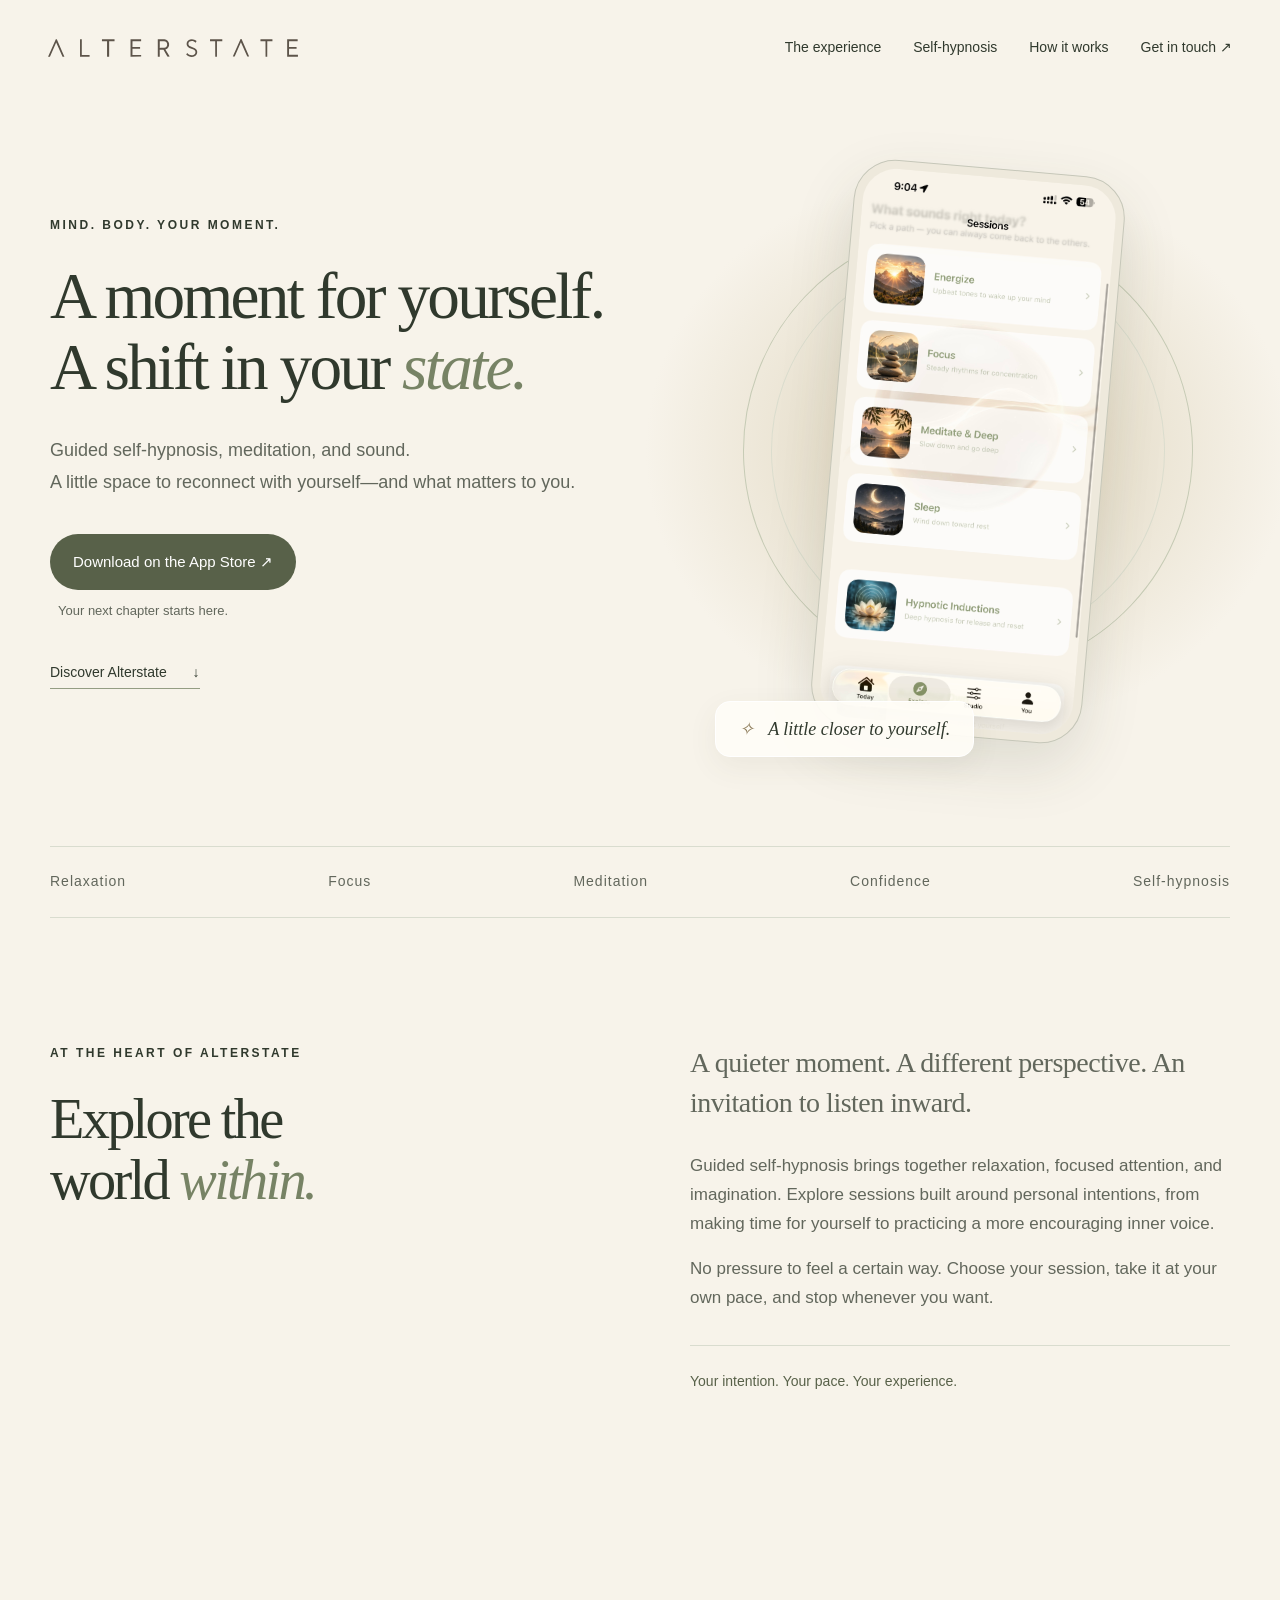
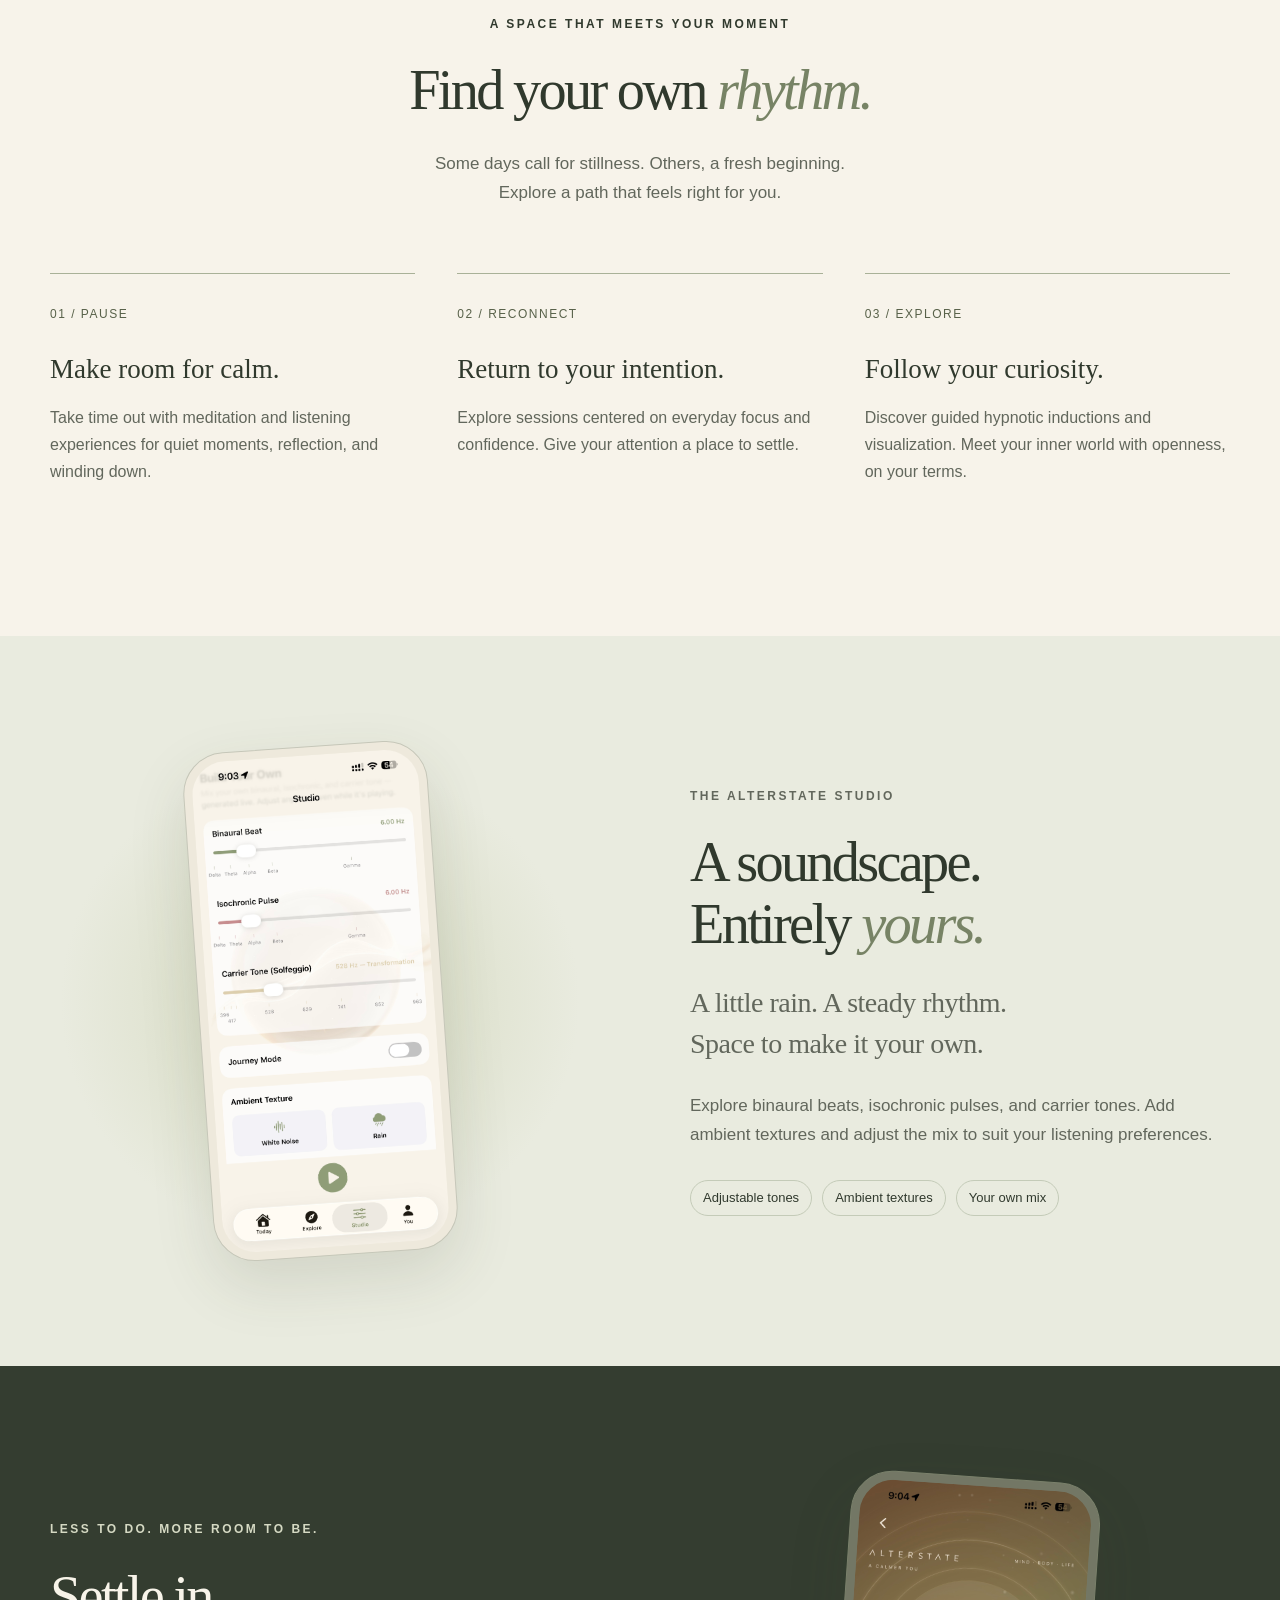
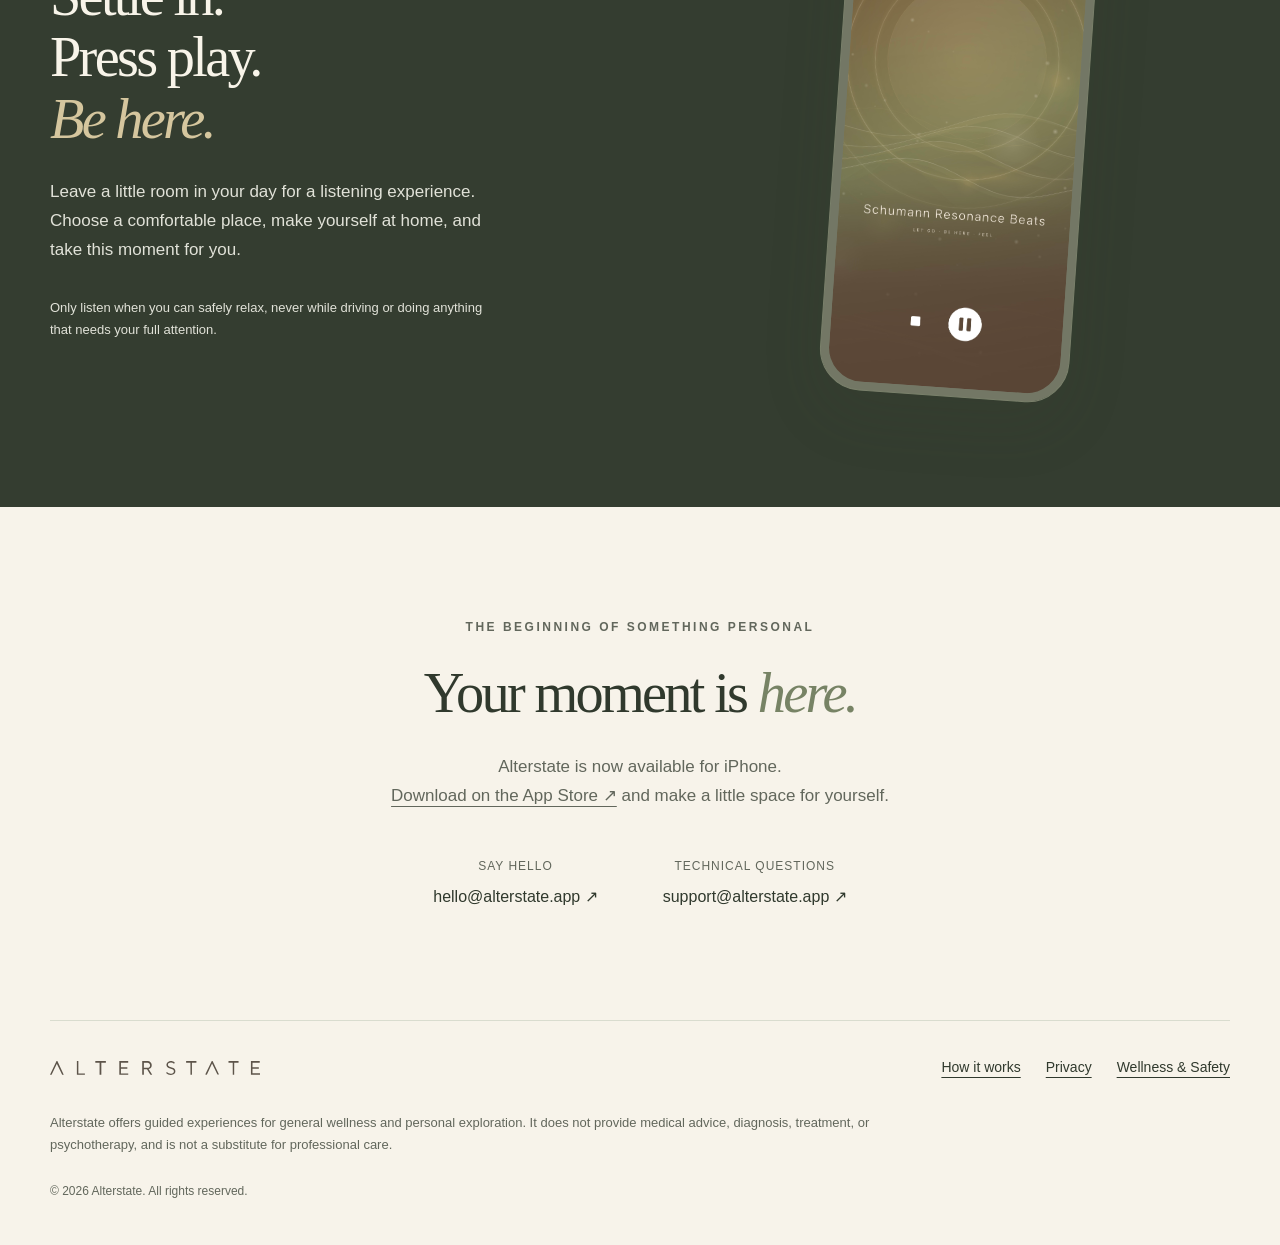
<file: index.html>
<!doctype html>
<html lang="en">
<head>
<meta charset="utf-8"><meta name="viewport" content="width=device-width,initial-scale=1">
<title>Alterstate — Guided Self-Hypnosis, Meditation & Focus</title>
<meta name="description" content="Make space for yourself with Alterstate. Explore guided self-hypnosis, meditation, and personal sound experiences for everyday relaxation, focus, and confidence. Now available for iPhone.">
<link rel="canonical" href="https://alterstate.app/">
<meta property="og:title" content="Alterstate — A moment for yourself"><meta property="og:description" content="Guided self-hypnosis, meditation, and sound. Explore your inner world, on your terms. Now available for iPhone."><meta property="og:type" content="website"><meta property="og:url" content="https://alterstate.app/">
<meta name="theme-color" content="#f7f3ea"><link rel="icon" href="assets/favicon.svg" type="image/svg+xml"><link rel="stylesheet" href="style.css"><link rel="stylesheet" href="how-it-works.css">
</head>
<body>
<a class="skip" href="#main">Skip to content</a>
<header class="header"><a class="brand" href="./" aria-label="Alterstate home"><img src="assets/wordmark.svg" alt="Alterstate" width="250" height="18"></a><nav aria-label="Main navigation"><a href="#experience">The experience</a><a href="#hypnosis">Self-hypnosis</a><a href="how-it-works.html">How it works</a><a href="#contact">Get in touch <span aria-hidden="true">↗</span></a></nav></header>
<main id="main">
<section class="hero wrap"><div class="hero-copy"><p class="eyebrow">MIND. BODY. YOUR MOMENT.</p><h1>A moment for yourself.<br>A shift in your <em>state.</em></h1><p class="lead">Guided self-hypnosis, meditation, and sound.<br>A little space to reconnect with yourself—and what matters to you.</p><div class="launch"><a class="coming" href="https://apps.apple.com/ae/app/alterstate/id6815641544" style="text-decoration:none" aria-label="Download Alterstate on the App Store">Download on the App Store <span aria-hidden="true">↗</span></a><span class="launch-note">Your next chapter starts here.</span></div><a class="text-link" href="#experience">Discover Alterstate <span aria-hidden="true">↓</span></a></div><div class="hero-art"><div class="orbit" aria-hidden="true"></div><div class="phone"><img src="assets/sessions.jpg" alt="Alterstate sessions: Energize, Focus, Meditate & Deep, Sleep, and Hypnotic Inductions" width="1290" height="2796" fetchpriority="high"></div><div class="art-note"><span class="small-star" aria-hidden="true">✧</span> A little closer to yourself.</div></div></section>
<div class="paths wrap" aria-label="Session themes"><span>Relaxation</span><span>Focus</span><span>Meditation</span><span>Confidence</span><span>Self-hypnosis</span></div>
<section id="hypnosis" class="hypnosis section"><div class="wrap split"><div><p class="eyebrow">AT THE HEART OF ALTERSTATE</p><h2>Explore the<br>world <em>within.</em></h2></div><div class="editorial"><p class="large-copy">A quieter moment. A different perspective. An invitation to listen inward.</p><p>Guided self-hypnosis brings together relaxation, focused attention, and imagination. Explore sessions built around personal intentions, from making time for yourself to practicing a more encouraging inner voice.</p><p>No pressure to feel a certain way. Choose your session, take it at your own pace, and stop whenever you want.</p><div class="signature">Your intention. Your pace. Your experience.</div></div></div></section>
<section id="experience" class="section wrap"><div class="section-intro"><p class="eyebrow">A SPACE THAT MEETS YOUR MOMENT</p><h2>Find your own <em>rhythm.</em></h2><p>Some days call for stillness. Others, a fresh beginning.<br>Explore a path that feels right for you.</p></div><div class="feature-grid"><article><span class="feature-number">01 / PAUSE</span><h3>Make room for calm.</h3><p>Take time out with meditation and listening experiences for quiet moments, reflection, and winding down.</p></article><article><span class="feature-number">02 / RECONNECT</span><h3>Return to your intention.</h3><p>Explore sessions centered on everyday focus and confidence. Give your attention a place to settle.</p></article><article><span class="feature-number">03 / EXPLORE</span><h3>Follow your curiosity.</h3><p>Discover guided hypnotic inductions and visualization. Meet your inner world with openness, on your terms.</p></article></div></section>
<section class="studio-section section"><div class="wrap split studio-layout"><div class="studio-visual"><div class="phone"><img src="assets/studio.jpg" alt="The Alterstate Studio with adjustable binaural beats, isochronic pulses, carrier tones, and ambient sounds" width="1290" height="2796" loading="lazy"></div></div><div class="studio-copy"><p class="eyebrow">THE ALTERSTATE STUDIO</p><h2>A soundscape.<br>Entirely <em>yours.</em></h2><p class="large-copy">A little rain. A steady rhythm.<br>Space to make it your own.</p><p>Explore binaural beats, isochronic pulses, and carrier tones. Add ambient textures and adjust the mix to suit your listening preferences.</p><div class="detail-row"><span>Adjustable tones</span><span>Ambient textures</span><span>Your own mix</span></div></div></div></section>
<section class="listen section"><div class="wrap split"><div class="listen-copy"><p class="eyebrow">LESS TO DO. MORE ROOM TO BE.</p><h2>Settle in.<br>Press play.<br><em>Be here.</em></h2><p>Leave a little room in your day for a listening experience. Choose a comfortable place, make yourself at home, and take this moment for you.</p><p class="listen-note">Only listen when you can safely relax, never while driving or doing anything that needs your full attention.</p></div><div class="player-visual"><div class="phone"><img src="assets/player.jpg" alt="Alterstate’s immersive audio player with pause and stop controls" width="1290" height="2796" loading="lazy"></div></div></div></section>
<section id="contact" class="contact section wrap"><p class="eyebrow">THE BEGINNING OF SOMETHING PERSONAL</p><h2>Your moment is <em>here.</em></h2><p>Alterstate is now available for iPhone.<br><a href="https://apps.apple.com/ae/app/alterstate/id6815641544">Download on the App Store ↗</a> and make a little space for yourself.</p><div class="contact-links"><a href="mailto:hello@alterstate.app"><span>Say hello</span>hello@alterstate.app ↗</a><a href="mailto:support@alterstate.app"><span>Technical questions</span>support@alterstate.app ↗</a></div></section>
</main>
<footer class="wrap footer"><div class="footer-top"><a class="brand" href="./" aria-label="Alterstate home"><img src="assets/wordmark.svg" width="210" height="15" alt="Alterstate"></a><div><a href="how-it-works.html">How it works</a><a href="privacy.html">Privacy</a><a href="wellness.html">Wellness & Safety</a></div></div><p class="disclaimer">Alterstate offers guided experiences for general wellness and personal exploration. It does not provide medical advice, diagnosis, treatment, or psychotherapy, and is not a substitute for professional care.</p><p class="copyright">© 2026 Alterstate. All rights reserved.</p></footer>
</body></html>
</file>
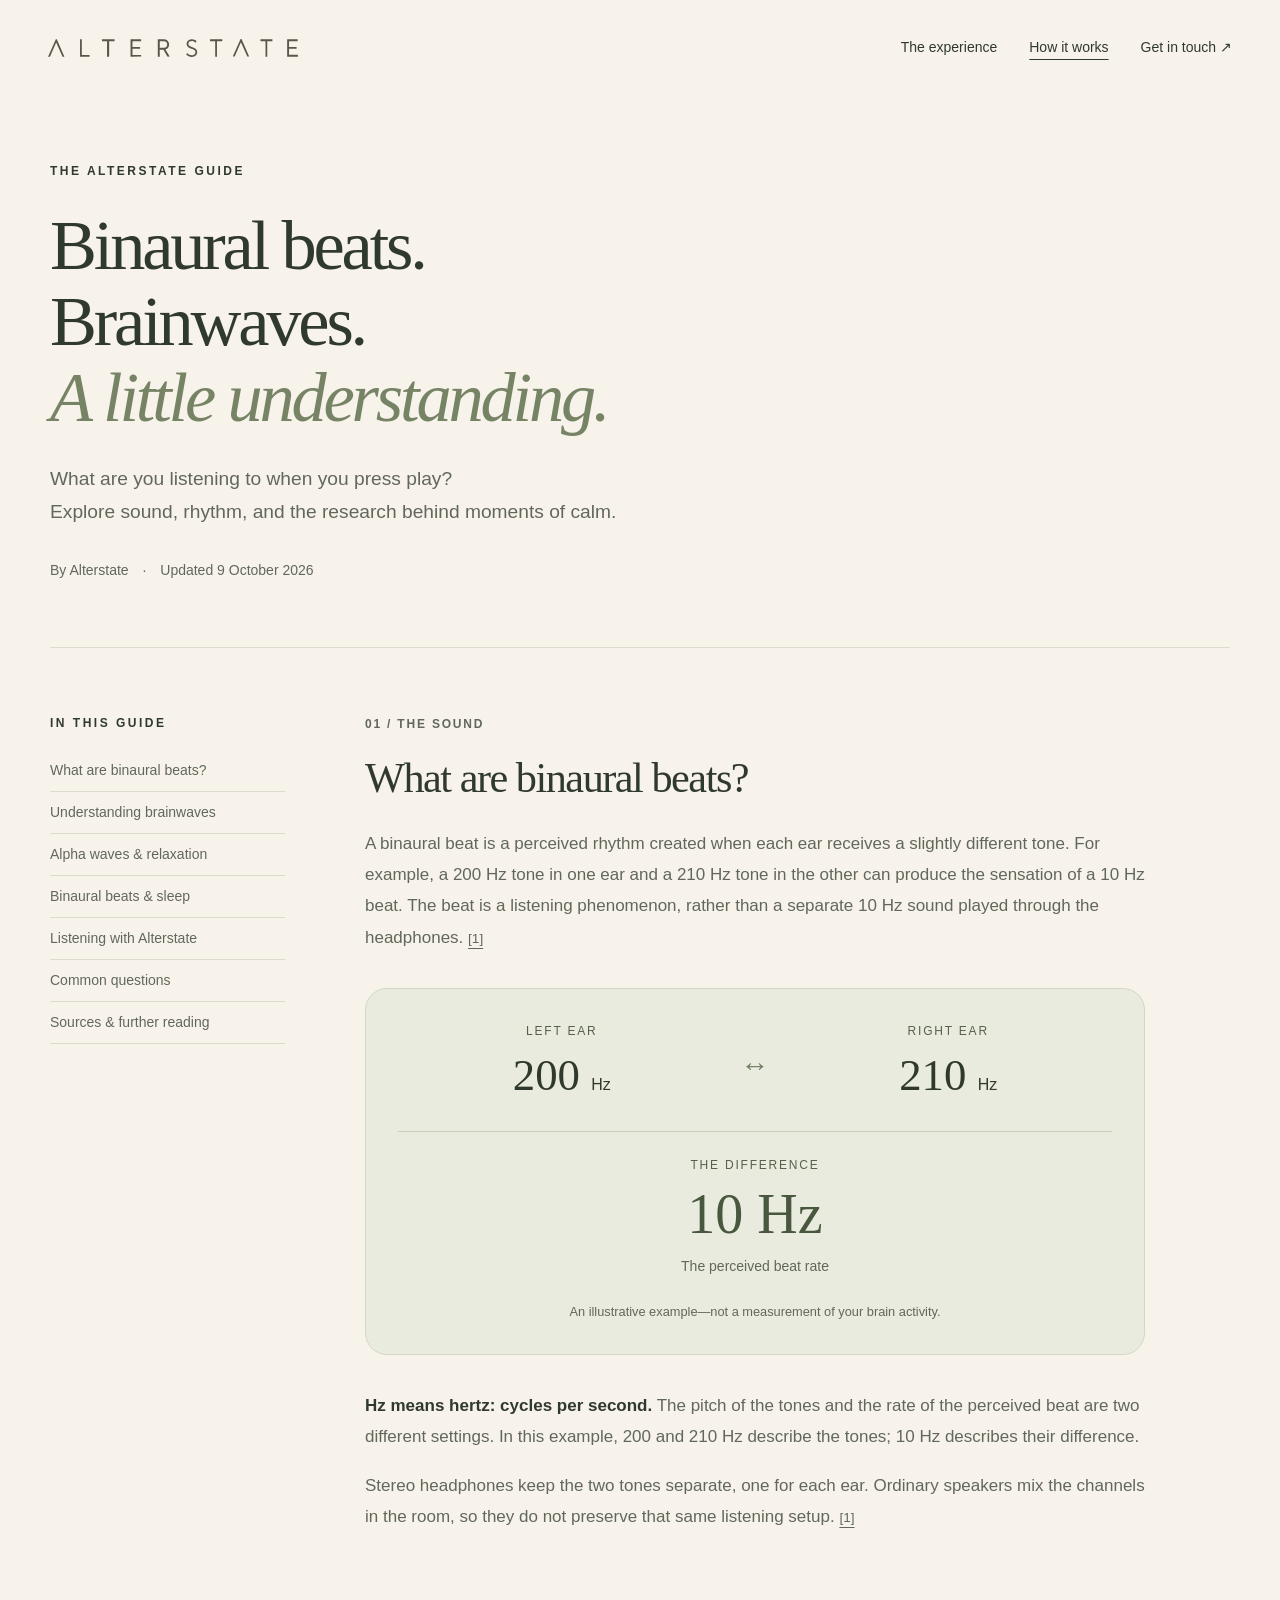
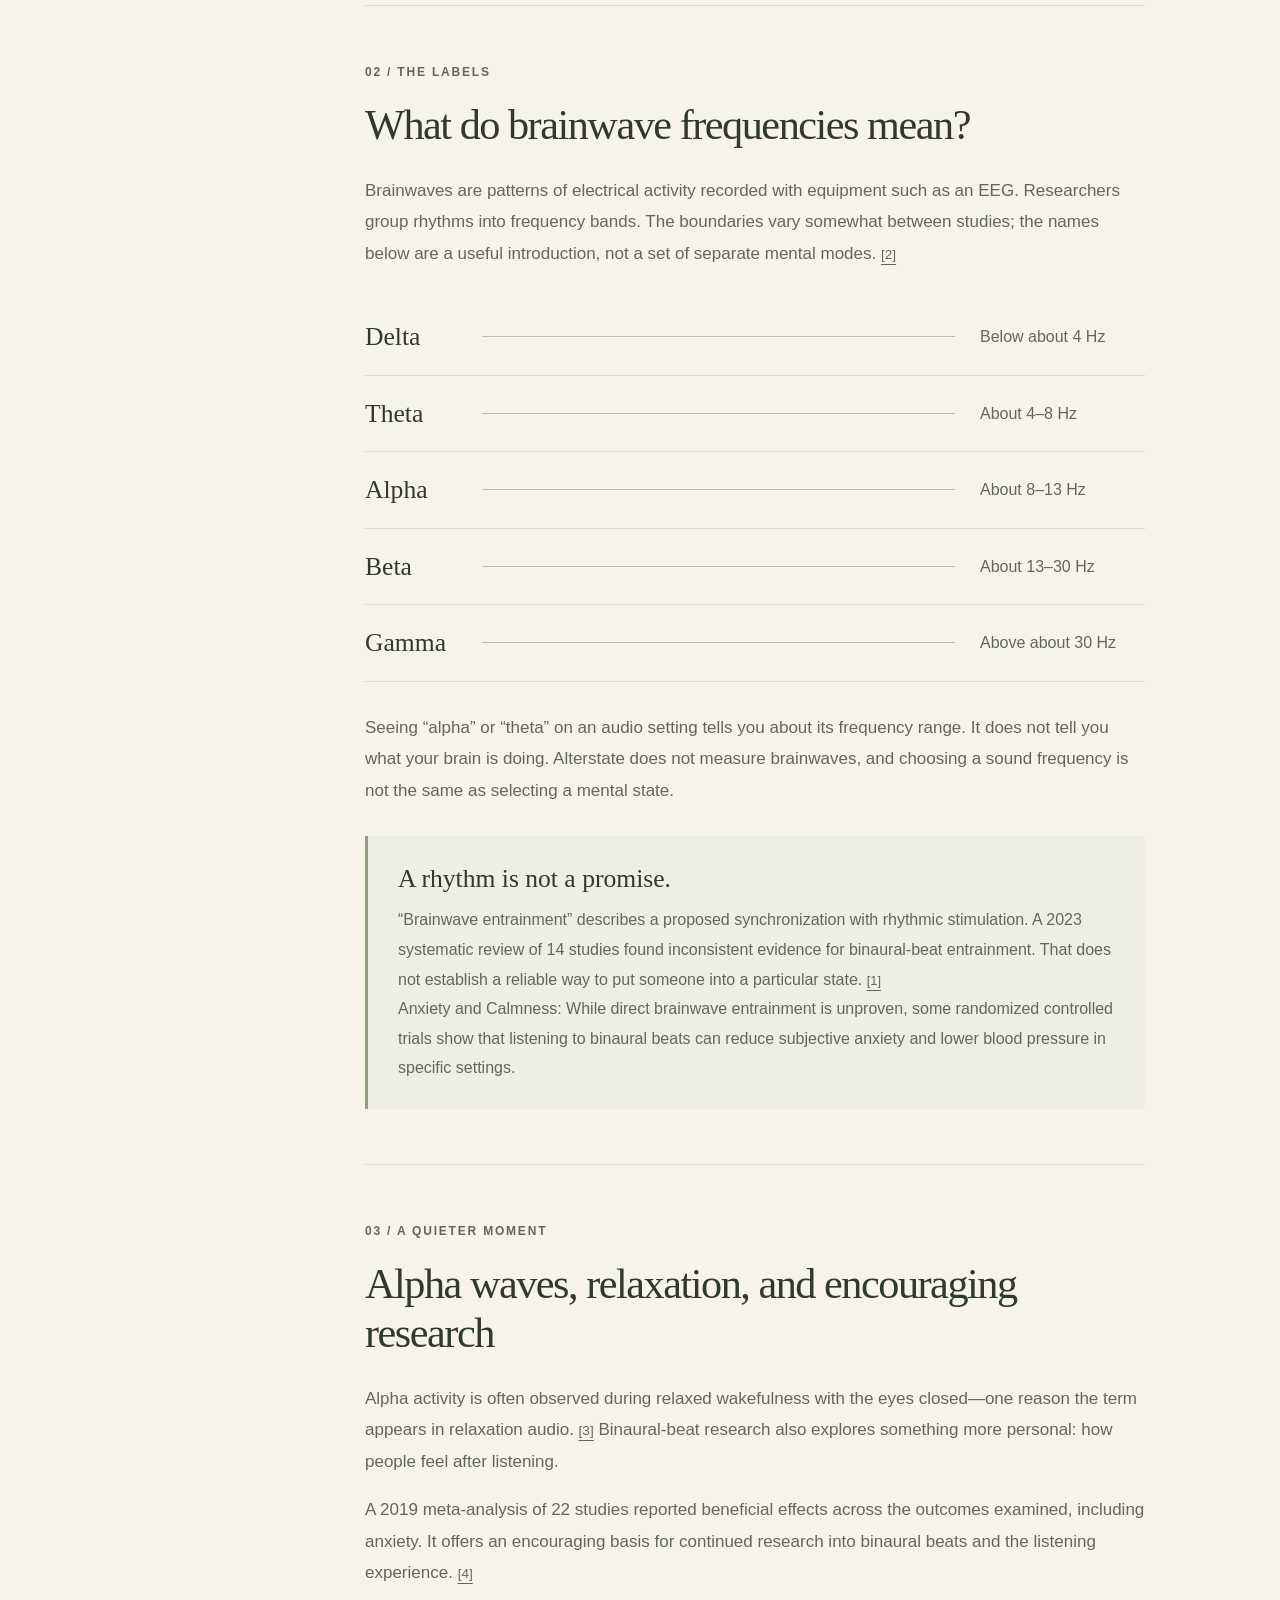
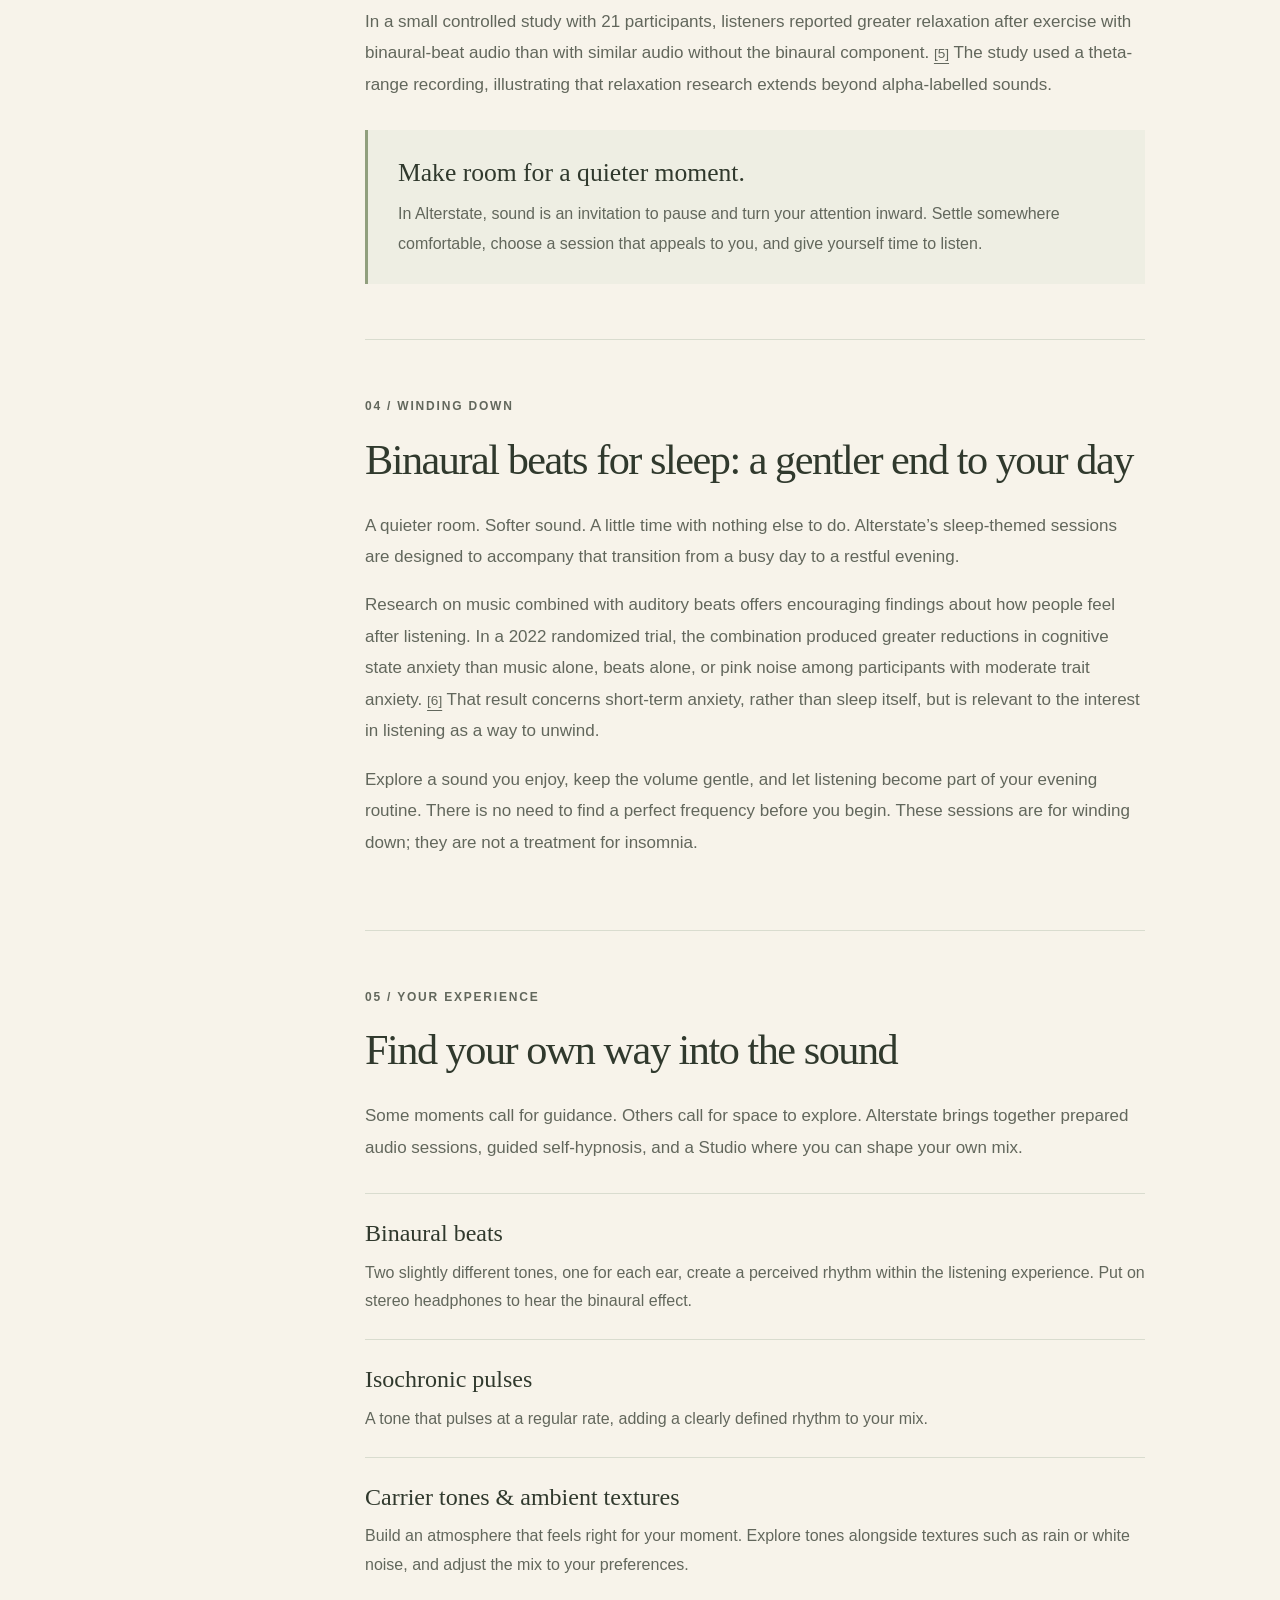
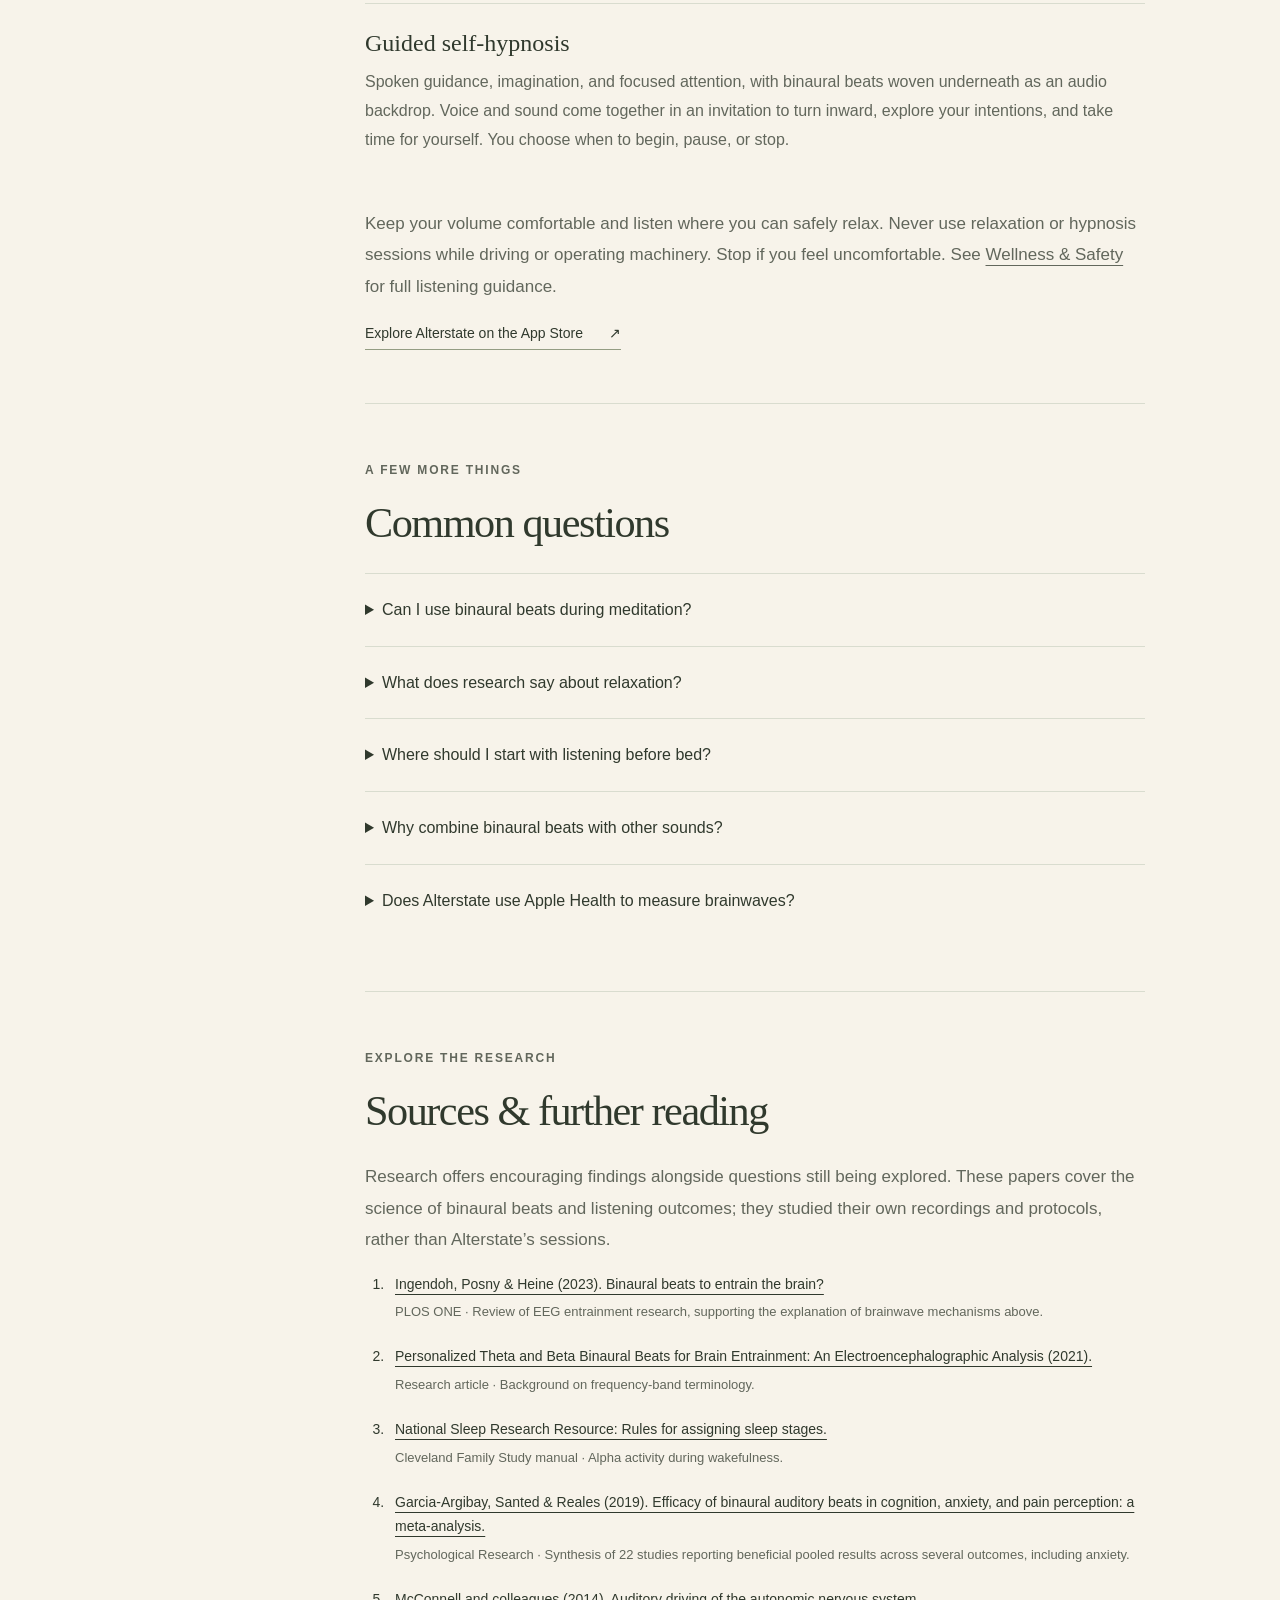
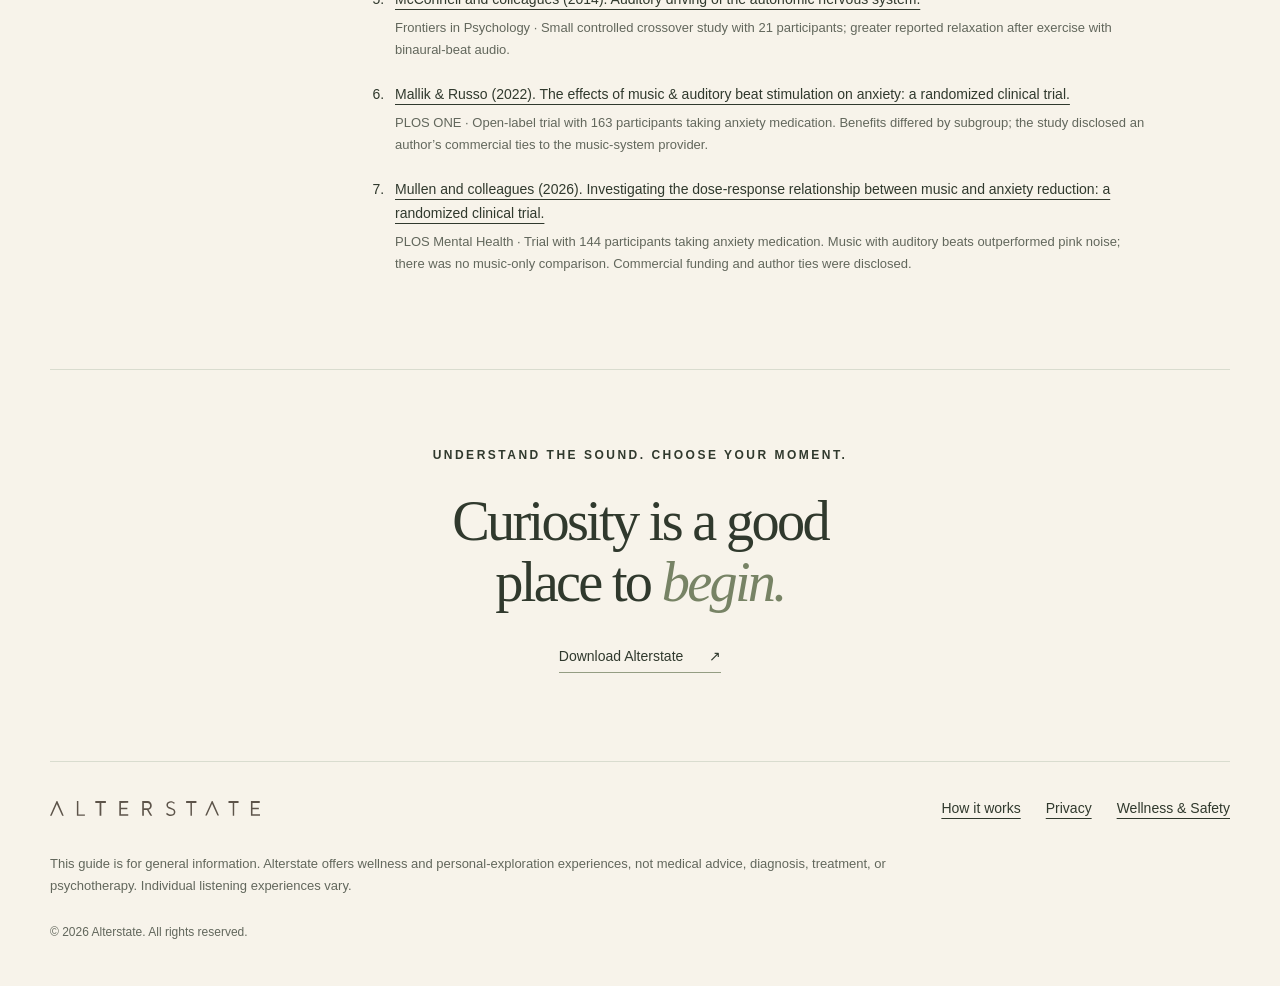
<file: how-it-works.html>
<!doctype html>
<html lang="en">
<head>
<meta charset="utf-8"><meta name="viewport" content="width=device-width,initial-scale=1">
<title>Binaural Beats & Brainwaves: How It Works | Alterstate</title>
<meta name="description" content="What are binaural beats? Explore brainwave frequencies, alpha waves for relaxation, and binaural beats for sleep—with a clear guide to listening and the evidence.">
<link rel="canonical" href="https://alterstate.app/how-it-works.html">
<meta property="og:title" content="Binaural Beats & Brainwaves: How It Works | Alterstate"><meta property="og:description" content="A clear guide to binaural beats, brainwave labels, and finding your own listening experience."><meta property="og:type" content="article"><meta property="og:url" content="https://alterstate.app/how-it-works.html"><meta name="theme-color" content="#f7f3ea">
<link rel="icon" href="assets/favicon.svg" type="image/svg+xml"><link rel="stylesheet" href="style.css"><link rel="stylesheet" href="how-it-works.css">
<script type="application/ld+json">{"@context":"https://schema.org","@type":"Article","headline":"Binaural beats and brainwaves: how it works","description":"An educational guide to binaural beats, brainwave frequencies, relaxation, and listening before sleep.","author":{"@type":"Organization","name":"Alterstate","url":"https://alterstate.app/"},"publisher":{"@type":"Organization","name":"Alterstate","url":"https://alterstate.app/"},"datePublished":"2026-09-25","dateModified":"2026-10-09","mainEntityOfPage":"https://alterstate.app/how-it-works.html","inLanguage":"en"}</script>
</head>
<body class="guide-page">
<a class="skip" href="#main">Skip to content</a>
<header class="header"><a class="brand" href="./" aria-label="Alterstate home"><img src="assets/wordmark.svg" alt="Alterstate" width="250" height="18"></a><nav aria-label="Main navigation"><a href="./#experience">The experience</a><a href="how-it-works.html" aria-current="page">How it works</a><a href="./#contact">Get in touch <span aria-hidden="true">↗</span></a></nav></header>
<main id="main">
<div class="guide-hero wrap"><p class="eyebrow">THE ALTERSTATE GUIDE</p><h1>Binaural beats.<br>Brainwaves.<br><em>A little understanding.</em></h1><p class="guide-deck">What are you listening to when you press play?<br>Explore sound, rhythm, and the research behind moments of calm.</p><p class="guide-byline">By Alterstate <span aria-hidden="true">·</span> Updated <time datetime="2026-10-09">9 October 2026</time></p></div>
<div class="guide-layout wrap">
<aside class="guide-toc"><nav aria-label="On this page"><p class="eyebrow">IN THIS GUIDE</p><a href="#binaural-beats">What are binaural beats?</a><a href="#brainwaves">Understanding brainwaves</a><a href="#alpha-relaxation">Alpha waves & relaxation</a><a href="#sleep">Binaural beats & sleep</a><a href="#alterstate">Listening with Alterstate</a><a href="#questions">Common questions</a><a href="#sources">Sources & further reading</a></nav></aside>
<article class="guide-content">
<section id="binaural-beats"><p class="section-kicker">01 / THE SOUND</p><h2>What are binaural beats?</h2><p>A binaural beat is a perceived rhythm created when each ear receives a slightly different tone. For example, a 200 Hz tone in one ear and a 210 Hz tone in the other can produce the sensation of a 10 Hz beat. The beat is a listening phenomenon, rather than a separate 10 Hz sound played through the headphones. <a class="source-ref" href="#source-1" aria-label="Source 1">[1]</a></p>
<figure class="beat-explainer"><div class="tone-pair"><div><span>LEFT EAR</span><strong>200 <small>Hz</small></strong></div><span class="tone-divider" aria-hidden="true">↔</span><div><span>RIGHT EAR</span><strong>210 <small>Hz</small></strong></div></div><div class="beat-result"><span>THE DIFFERENCE</span><strong>10 Hz</strong><p>The perceived beat rate</p></div><figcaption>An illustrative example—not a measurement of your brain activity.</figcaption></figure>
<p><strong>Hz means hertz: cycles per second.</strong> The pitch of the tones and the rate of the perceived beat are two different settings. In this example, 200 and 210 Hz describe the tones; 10 Hz describes their difference.</p><p>Stereo headphones keep the two tones separate, one for each ear. Ordinary speakers mix the channels in the room, so they do not preserve that same listening setup. <a class="source-ref" href="#source-1" aria-label="Source 1">[1]</a></p></section>
<section id="brainwaves"><p class="section-kicker">02 / THE LABELS</p><h2>What do brainwave frequencies mean?</h2><p>Brainwaves are patterns of electrical activity recorded with equipment such as an EEG. Researchers group rhythms into frequency bands. The boundaries vary somewhat between studies; the names below are a useful introduction, not a set of separate mental modes. <a class="source-ref" href="#source-2" aria-label="Source 2">[2]</a></p>
<div class="band-list" role="list" aria-label="Approximate brainwave frequency bands"><div role="listitem"><span class="band-name">Delta</span><span class="band-line" aria-hidden="true"></span><span>Below about 4 Hz</span></div><div role="listitem"><span class="band-name">Theta</span><span class="band-line" aria-hidden="true"></span><span>About 4–8 Hz</span></div><div role="listitem"><span class="band-name">Alpha</span><span class="band-line" aria-hidden="true"></span><span>About 8–13 Hz</span></div><div role="listitem"><span class="band-name">Beta</span><span class="band-line" aria-hidden="true"></span><span>About 13–30 Hz</span></div><div role="listitem"><span class="band-name">Gamma</span><span class="band-line" aria-hidden="true"></span><span>Above about 30 Hz</span></div></div>
<p>Seeing “alpha” or “theta” on an audio setting tells you about its frequency range. It does not tell you what your brain is doing. Alterstate does not measure brainwaves, and choosing a sound frequency is not the same as selecting a mental state.</p><div class="guide-note"><h3>A rhythm is not a promise.</h3><p>“Brainwave entrainment” describes a proposed synchronization with rhythmic stimulation. A 2023 systematic review of 14 studies found inconsistent evidence for binaural-beat entrainment. That does not establish a reliable way to put someone into a particular state. <a class="source-ref" href="#source-1" aria-label="Source 1">[1]</a></p><p>Anxiety and Calmness: While direct brainwave entrainment is unproven, some randomized controlled trials show that listening to binaural beats can reduce subjective anxiety and lower blood pressure in specific settings. </p> </div></section>
<section id="alpha-relaxation"><p class="section-kicker">03 / A QUIETER MOMENT</p><h2>Alpha waves, relaxation, and encouraging research</h2><p>Alpha activity is often observed during relaxed wakefulness with the eyes closed—one reason the term appears in relaxation audio. <a class="source-ref" href="#source-3" aria-label="Source 3">[3]</a> Binaural-beat research also explores something more personal: how people feel after listening.</p><p>A 2019 meta-analysis of 22 studies reported beneficial effects across the outcomes examined, including anxiety. It offers an encouraging basis for continued research into binaural beats and the listening experience. <a class="source-ref" href="#source-4" aria-label="Source 4">[4]</a></p><p>In a small controlled study with 21 participants, listeners reported greater relaxation after exercise with binaural-beat audio than with similar audio without the binaural component. <a class="source-ref" href="#source-5" aria-label="Source 5">[5]</a> The study used a theta-range recording, illustrating that relaxation research extends beyond alpha-labelled sounds.</p><div class="guide-note"><h3>Make room for a quieter moment.</h3><p>In Alterstate, sound is an invitation to pause and turn your attention inward. Settle somewhere comfortable, choose a session that appeals to you, and give yourself time to listen.</p></div></section>
<section id="sleep"><p class="section-kicker">04 / WINDING DOWN</p><h2>Binaural beats for sleep: a gentler end to your day</h2><p>A quieter room. Softer sound. A little time with nothing else to do. Alterstate’s sleep-themed sessions are designed to accompany that transition from a busy day to a restful evening.</p><p>Research on music combined with auditory beats offers encouraging findings about how people feel after listening. In a 2022 randomized trial, the combination produced greater reductions in cognitive state anxiety than music alone, beats alone, or pink noise among participants with moderate trait anxiety. <a class="source-ref" href="#source-6" aria-label="Source 6">[6]</a> That result concerns short-term anxiety, rather than sleep itself, but is relevant to the interest in listening as a way to unwind.</p><p>Explore a sound you enjoy, keep the volume gentle, and let listening become part of your evening routine. There is no need to find a perfect frequency before you begin. These sessions are for winding down; they are not a treatment for insomnia.</p></section>
<section id="alterstate"><p class="section-kicker">05 / YOUR EXPERIENCE</p><h2>Find your own way into the sound</h2><p>Some moments call for guidance. Others call for space to explore. Alterstate brings together prepared audio sessions, guided self-hypnosis, and a Studio where you can shape your own mix.</p><dl class="sound-types"><div><dt>Binaural beats</dt><dd>Two slightly different tones, one for each ear, create a perceived rhythm within the listening experience. Put on stereo headphones to hear the binaural effect.</dd></div><div><dt>Isochronic pulses</dt><dd>A tone that pulses at a regular rate, adding a clearly defined rhythm to your mix.</dd></div><div><dt>Carrier tones & ambient textures</dt><dd>Build an atmosphere that feels right for your moment. Explore tones alongside textures such as rain or white noise, and adjust the mix to your preferences.</dd></div><div><dt>Guided self-hypnosis</dt><dd>Spoken guidance, imagination, and focused attention, with binaural beats woven underneath as an audio backdrop. Voice and sound come together in an invitation to turn inward, explore your intentions, and take time for yourself. You choose when to begin, pause, or stop.</dd></div></dl><p>Keep your volume comfortable and listen where you can safely relax. Never use relaxation or hypnosis sessions while driving or operating machinery. Stop if you feel uncomfortable. See <a href="wellness.html">Wellness & Safety</a> for full listening guidance.</p><a class="text-link" href="https://apps.apple.com/ae/app/alterstate/id6815641544">Explore Alterstate on the App Store <span aria-hidden="true">↗</span></a></section>
<section id="questions"><p class="section-kicker">A FEW MORE THINGS</p><h2>Common questions</h2><details><summary>Can I use binaural beats during meditation?</summary><p>Yes. You can make sound part of your meditation practice, using the listening experience as a focus for your attention. Choose a track you enjoy and an approach that feels comfortable.</p></details><details><summary>What does research say about relaxation?</summary><p>There are encouraging findings: a controlled study reported greater relaxation after listening to binaural beats, and a broader meta-analysis reported benefits including reduced anxiety. Studies use different recordings, listening conditions, and participant groups, so individual experiences can vary. <a class="source-ref" href="#source-4" aria-label="Source 4">[4]</a> <a class="source-ref" href="#source-5" aria-label="Source 5">[5]</a></p></details><details><summary>Where should I start with listening before bed?</summary><p>Try a sleep-themed session that appeals to you, in a quiet space at a comfortable volume. Let your preferences guide you as you explore the available sounds.</p></details><details><summary>Why combine binaural beats with other sounds?</summary><p>Layers of sound shape the character of a session. Research has also explored combined listening: a 2026 randomized trial found greater reductions in anxiety and negative mood with music plus auditory beats than with pink noise. That study assessed the combination, rather than the contribution of beats alone. <a class="source-ref" href="#source-7" aria-label="Source 7">[7]</a></p></details><details><summary>Does Alterstate use Apple Health to measure brainwaves?</summary><p>No. Apple Health readings such as heart rate and HRV are different from EEG measurements. You can explore Alterstate’s audio experiences without measuring your brainwaves.</p></details></section>
<section id="sources" class="guide-sources"><p class="section-kicker">EXPLORE THE RESEARCH</p><h2>Sources & further reading</h2><p>Research offers encouraging findings alongside questions still being explored. These papers cover the science of binaural beats and listening outcomes; they studied their own recordings and protocols, rather than Alterstate’s sessions.</p><ol><li id="source-1"><a href="https://journals.plos.org/plosone/article?id=10.1371/journal.pone.0286023">Ingendoh, Posny & Heine (2023). Binaural beats to entrain the brain?</a><span>PLOS ONE · Review of EEG entrainment research, supporting the explanation of brainwave mechanisms above.</span></li><li id="source-2"><a href="https://pmc.ncbi.nlm.nih.gov/articles/PMC8636003/">Personalized Theta and Beta Binaural Beats for Brain Entrainment: An Electroencephalographic Analysis (2021).</a><span>Research article · Background on frequency-band terminology.</span></li><li id="source-3"><a href="https://sleepdata.org/datasets/cfs/pages/manuals/psg-reading-center/18-06-03-07-rules-for-assigning-sleep-stages.md">National Sleep Research Resource: Rules for assigning sleep stages.</a><span>Cleveland Family Study manual · Alpha activity during wakefulness.</span></li><li id="source-4"><a href="https://pubmed.ncbi.nlm.nih.gov/30073406/">Garcia-Argibay, Santed & Reales (2019). Efficacy of binaural auditory beats in cognition, anxiety, and pain perception: a meta-analysis.</a><span>Psychological Research · Synthesis of 22 studies reporting beneficial pooled results across several outcomes, including anxiety.</span></li><li id="source-5"><a href="https://www.frontiersin.org/journals/psychology/articles/10.3389/fpsyg.2014.01248/full">McConnell and colleagues (2014). Auditory driving of the autonomic nervous system.</a><span>Frontiers in Psychology · Small controlled crossover study with 21 participants; greater reported relaxation after exercise with binaural-beat audio.</span></li><li id="source-6"><a href="https://journals.plos.org/plosone/article?id=10.1371/journal.pone.0259312">Mallik & Russo (2022). The effects of music & auditory beat stimulation on anxiety: a randomized clinical trial.</a><span>PLOS ONE · Open-label trial with 163 participants taking anxiety medication. Benefits differed by subgroup; the study disclosed an author’s commercial ties to the music-system provider.</span></li><li id="source-7"><a href="https://journals.plos.org/mentalhealth/article?id=10.1371/journal.pmen.0000355">Mullen and colleagues (2026). Investigating the dose-response relationship between music and anxiety reduction: a randomized clinical trial.</a><span>PLOS Mental Health · Trial with 144 participants taking anxiety medication. Music with auditory beats outperformed pink noise; there was no music-only comparison. Commercial funding and author ties were disclosed.</span></li></ol></section>
</article></div>
<div class="guide-closing wrap"><p class="eyebrow">UNDERSTAND THE SOUND. CHOOSE YOUR MOMENT.</p><h2>Curiosity is a good<br>place to <em>begin.</em></h2><a class="text-link" href="https://apps.apple.com/ae/app/alterstate/id6815641544">Download Alterstate <span aria-hidden="true">↗</span></a></div>
</main>
<footer class="wrap footer"><div class="footer-top"><a class="brand" href="./" aria-label="Alterstate home"><img src="assets/wordmark.svg" width="210" height="15" alt="Alterstate"></a><div><a href="how-it-works.html">How it works</a><a href="privacy.html">Privacy</a><a href="wellness.html">Wellness & Safety</a></div></div><p class="disclaimer">This guide is for general information. Alterstate offers wellness and personal-exploration experiences, not medical advice, diagnosis, treatment, or psychotherapy. Individual listening experiences vary.</p><p class="copyright">© 2026 Alterstate. All rights reserved.</p></footer>
</body></html>
</file>
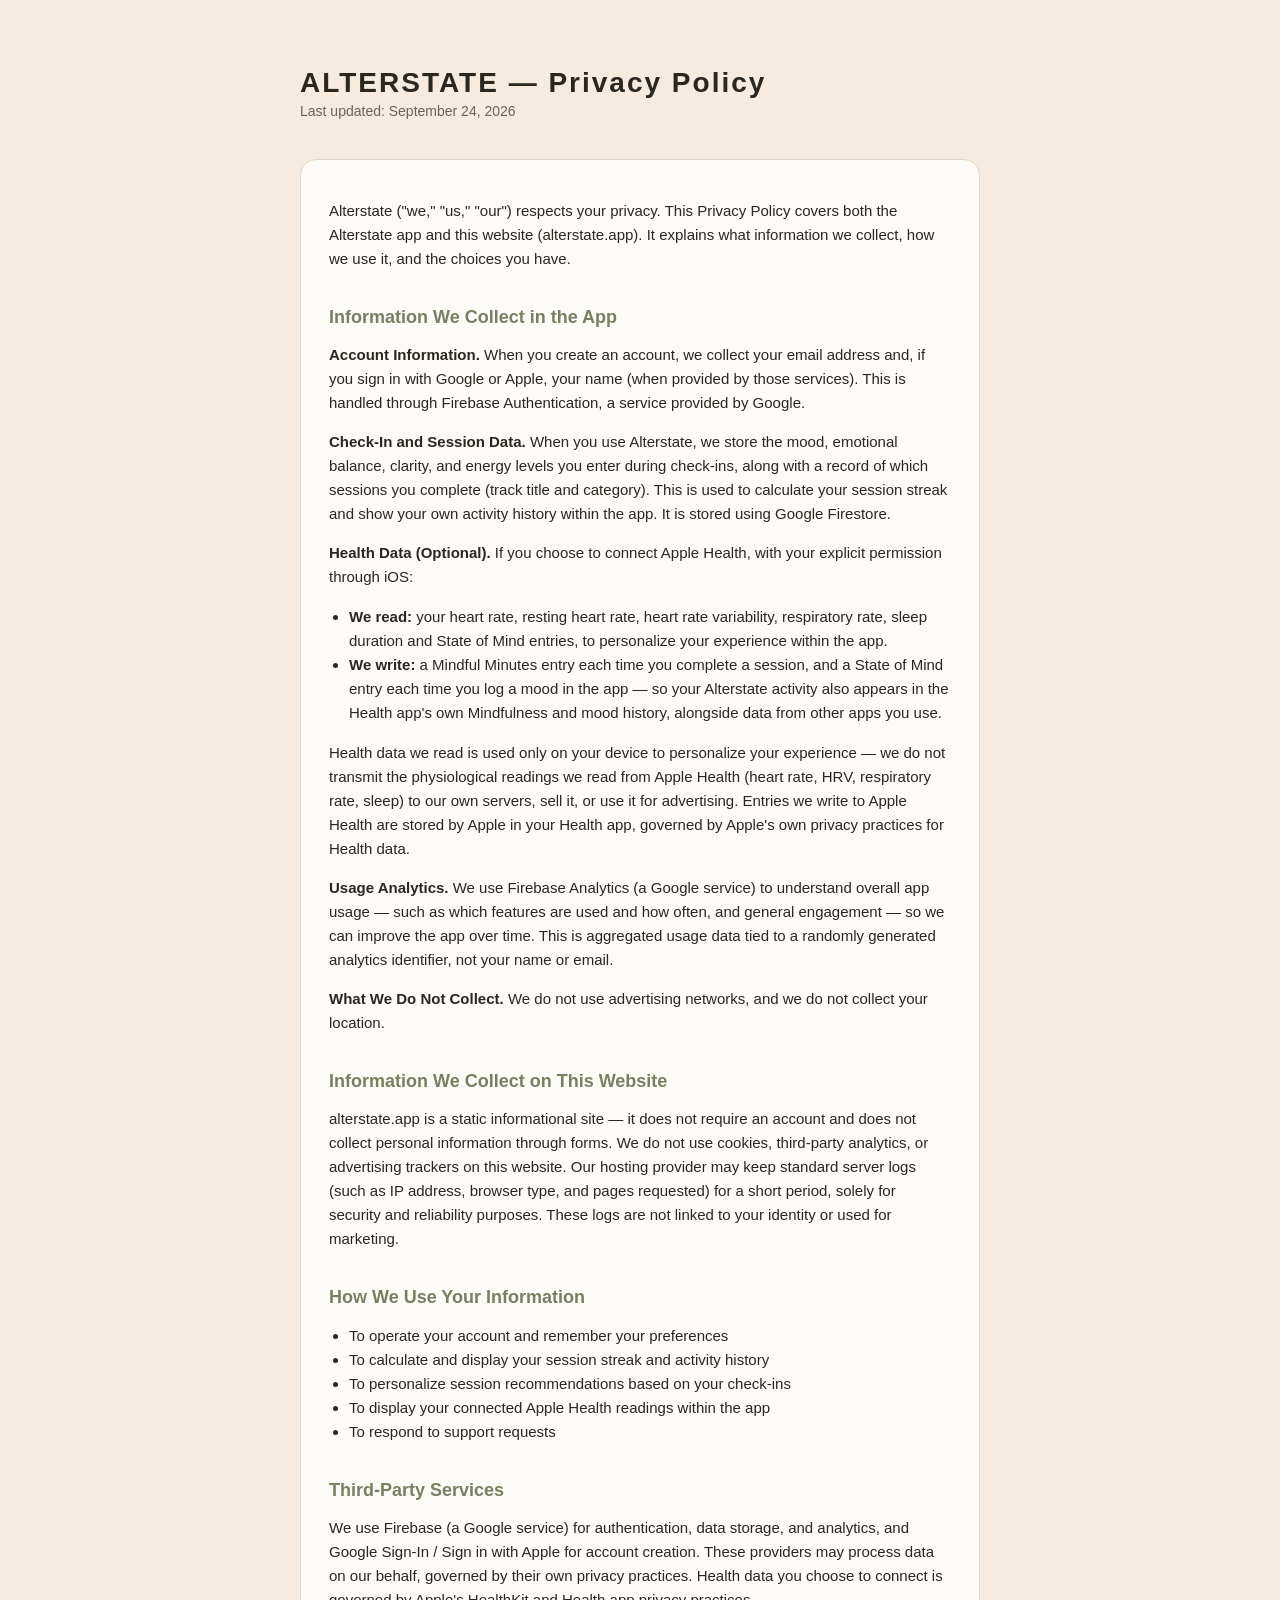
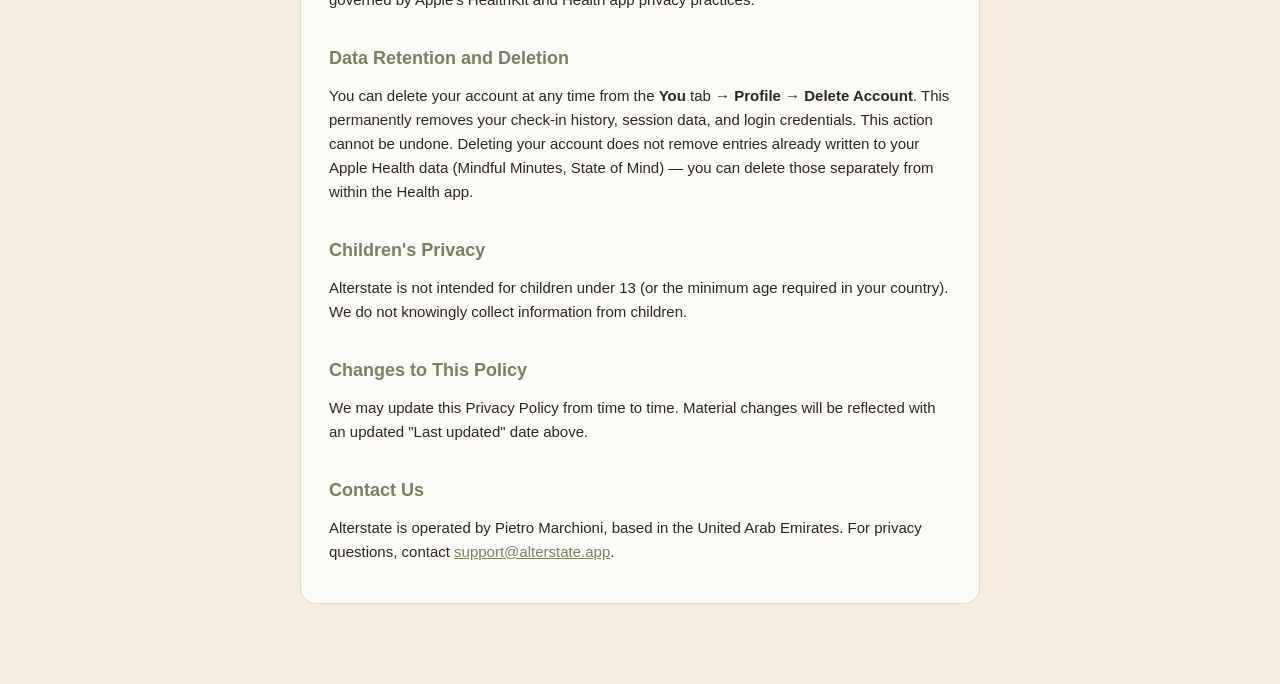
<file: privacy.html>
<!DOCTYPE html>
<html lang="en">
<head>
<meta charset="UTF-8">
<meta name="viewport" content="width=device-width, initial-scale=1.0">
<title>Alterstate Privacy Policy</title>
<style>
  :root {
    --bg: #F5EBDF;
    --card: #FDFBF8;
    --text: #2A2620;
    --text-secondary: #6B6355;
    --accent: #797F61;
    --border: #E3D9C9;
    font-family: -apple-system, BlinkMacSystemFont, "Segoe UI", Roboto, sans-serif;
  }
  @media (prefers-color-scheme: dark) {
    :root:not([data-theme="light"]) {
      --bg: #1C1A16;
      --card: #262320;
      --text: #EDE7DC;
      --text-secondary: #ABA294;
      --accent: #A8AF8A;
      --border: #3A352C;
    }
  }
  :root[data-theme="dark"] {
    --bg: #1C1A16;
    --card: #262320;
    --text: #EDE7DC;
    --text-secondary: #ABA294;
    --accent: #A8AF8A;
    --border: #3A352C;
  }
  body {
    background: var(--bg);
    color: var(--text);
    margin: 0;
    padding: 0;
  }
  .wrap {
    max-width: 680px;
    margin: 0 auto;
    padding: 48px 24px 80px;
  }
  h1 {
    font-size: 28px;
    letter-spacing: 2px;
    margin-bottom: 4px;
  }
  .updated {
    color: var(--text-secondary);
    font-size: 14px;
    margin-bottom: 40px;
  }
  h2 {
    font-size: 18px;
    margin-top: 36px;
    color: var(--accent);
  }
  p, li {
    line-height: 1.6;
    font-size: 15px;
    color: var(--text);
  }
  .card {
    background: var(--card);
    border: 1px solid var(--border);
    border-radius: 16px;
    padding: 24px 28px;
  }
  a { color: var(--accent); }
  ul { padding-left: 20px; }
</style>
</head>
<body>
<div class="wrap">
  <h1>ALTERSTATE — Privacy Policy</h1>
  <div class="updated">Last updated: September 24, 2026</div>
  <div class="card">

    <p>Alterstate ("we," "us," "our") respects your privacy. This Privacy Policy covers both the Alterstate app and this website (alterstate.app). It explains what information we collect, how we use it, and the choices you have.</p>

    <h2>Information We Collect in the App</h2>
    <p><strong>Account Information.</strong> When you create an account, we collect your email address and, if you sign in with Google or Apple, your name (when provided by those services). This is handled through Firebase Authentication, a service provided by Google.</p>
    <p><strong>Check-In and Session Data.</strong> When you use Alterstate, we store the mood, emotional balance, clarity, and energy levels you enter during check-ins, along with a record of which sessions you complete (track title and category). This is used to calculate your session streak and show your own activity history within the app. It is stored using Google Firestore.</p>
    <p><strong>Health Data (Optional).</strong> If you choose to connect Apple Health, with your explicit permission through iOS:</p>
    <ul>
      <li><strong>We read:</strong> your heart rate, resting heart rate, heart rate variability, respiratory rate, sleep duration and State of Mind entries, to personalize your experience within the app.</li>
      <li><strong>We write:</strong> a Mindful Minutes entry each time you complete a session, and a State of Mind entry each time you log a mood in the app — so your Alterstate activity also appears in the Health app's own Mindfulness and mood history, alongside data from other apps you use.</li>
    </ul>
    <p>Health data we read is used only on your device to personalize your experience — we do not transmit the physiological readings we read from Apple Health (heart rate, HRV, respiratory rate, sleep) to our own servers, sell it, or use it for advertising. Entries we write to Apple Health are stored by Apple in your Health app, governed by Apple's own privacy practices for Health data.</p>
    <p><strong>Usage Analytics.</strong> We use Firebase Analytics (a Google service) to understand overall app usage — such as which features are used and how often, and general engagement — so we can improve the app over time. This is aggregated usage data tied to a randomly generated analytics identifier, not your name or email.</p>
    <p><strong>What We Do Not Collect.</strong> We do not use advertising networks, and we do not collect your location.</p>

    <h2>Information We Collect on This Website</h2>
    <p>alterstate.app is a static informational site — it does not require an account and does not collect personal information through forms. We do not use cookies, third-party analytics, or advertising trackers on this website. Our hosting provider may keep standard server logs (such as IP address, browser type, and pages requested) for a short period, solely for security and reliability purposes. These logs are not linked to your identity or used for marketing.</p>

    <h2>How We Use Your Information</h2>
    <ul>
      <li>To operate your account and remember your preferences</li>
      <li>To calculate and display your session streak and activity history</li>
      <li>To personalize session recommendations based on your check-ins</li>
      <li>To display your connected Apple Health readings within the app</li>
      <li>To respond to support requests</li>
    </ul>

    <h2>Third-Party Services</h2>
    <p>We use Firebase (a Google service) for authentication, data storage, and analytics, and Google Sign-In / Sign in with Apple for account creation. These providers may process data on our behalf, governed by their own privacy practices. Health data you choose to connect is governed by Apple's HealthKit and Health app privacy practices.</p>

    <h2>Data Retention and Deletion</h2>
    <p>You can delete your account at any time from the <strong>You</strong> tab → <strong>Profile</strong> → <strong>Delete Account</strong>. This permanently removes your check-in history, session data, and login credentials. This action cannot be undone. Deleting your account does not remove entries already written to your Apple Health data (Mindful Minutes, State of Mind) — you can delete those separately from within the Health app.</p>

    <h2>Children's Privacy</h2>
    <p>Alterstate is not intended for children under 13 (or the minimum age required in your country). We do not knowingly collect information from children.</p>

    <h2>Changes to This Policy</h2>
    <p>We may update this Privacy Policy from time to time. Material changes will be reflected with an updated "Last updated" date above.</p>

    <h2>Contact Us</h2>
    <p>Alterstate is operated by Pietro Marchioni, based in the United Arab Emirates. For privacy questions, contact <a href="mailto:support@alterstate.app">support@alterstate.app</a>.</p>

  </div>
</div>
</body>
</html>
</file>
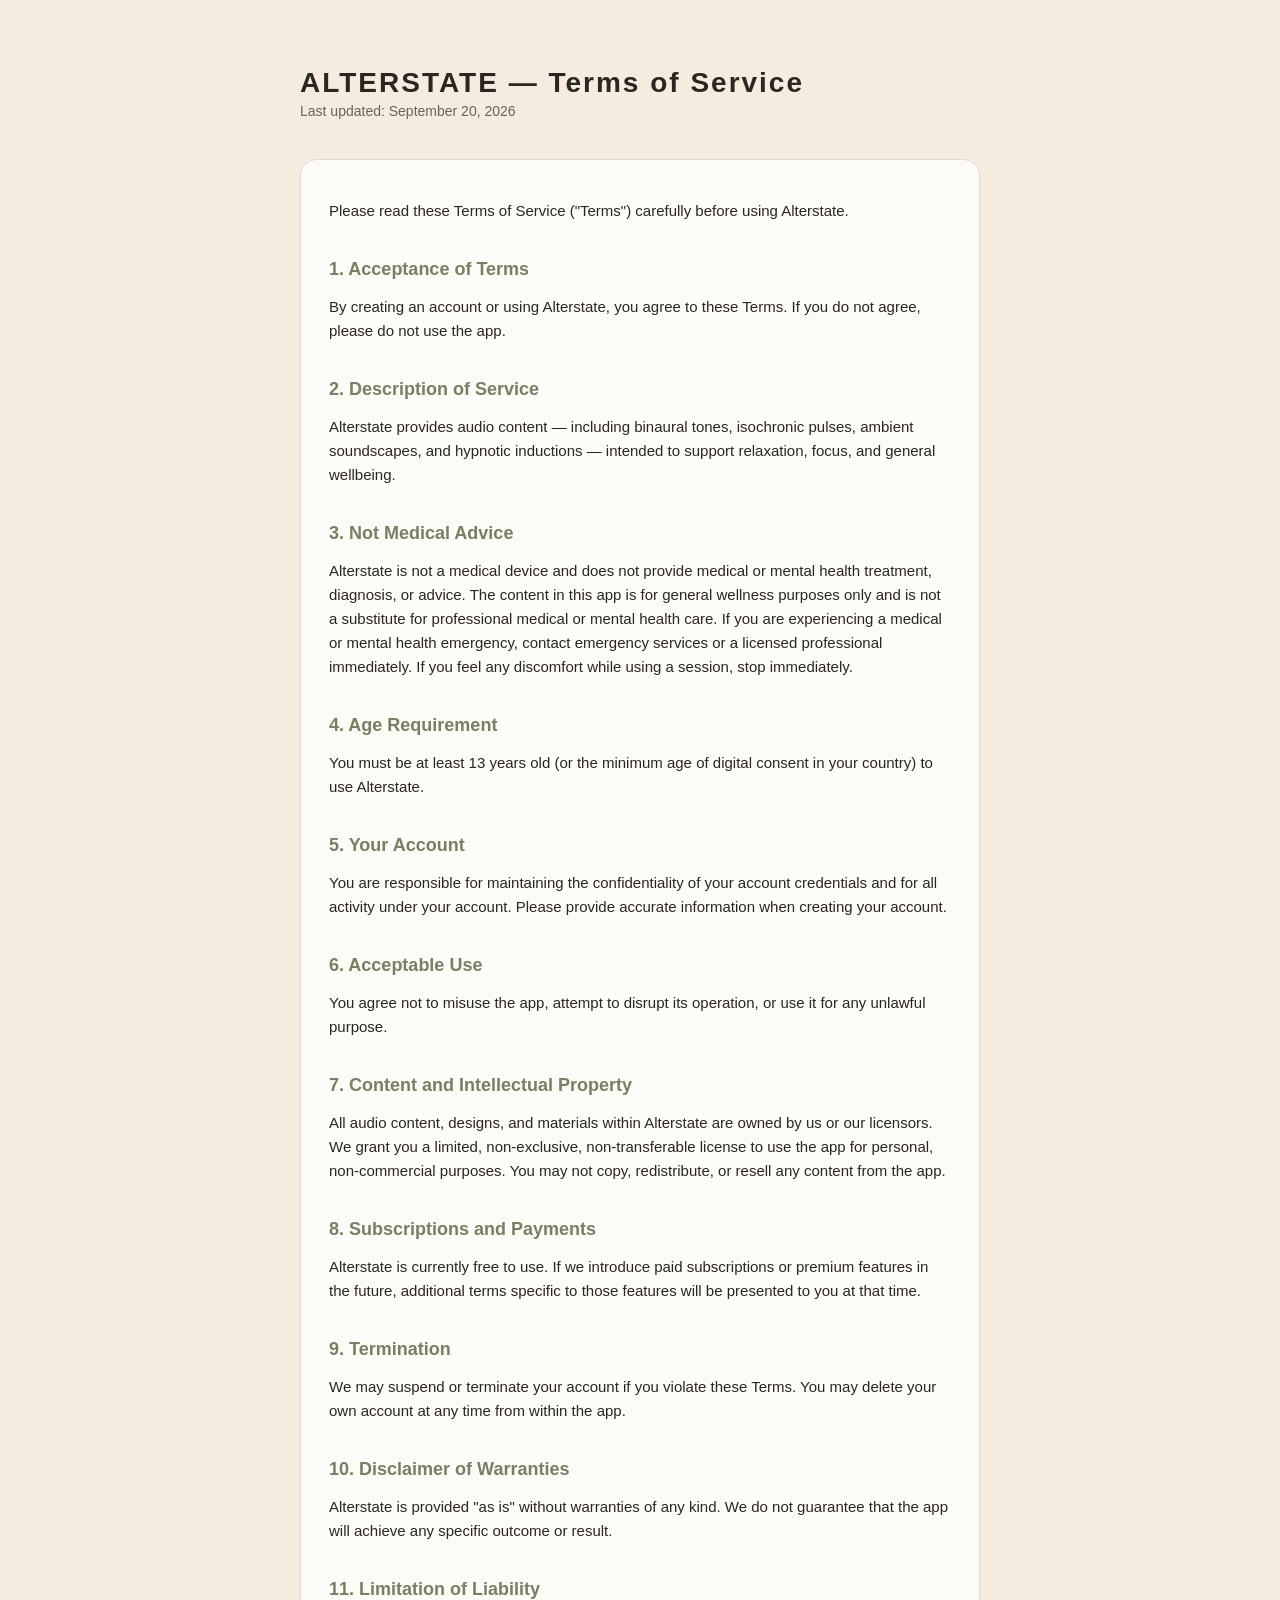
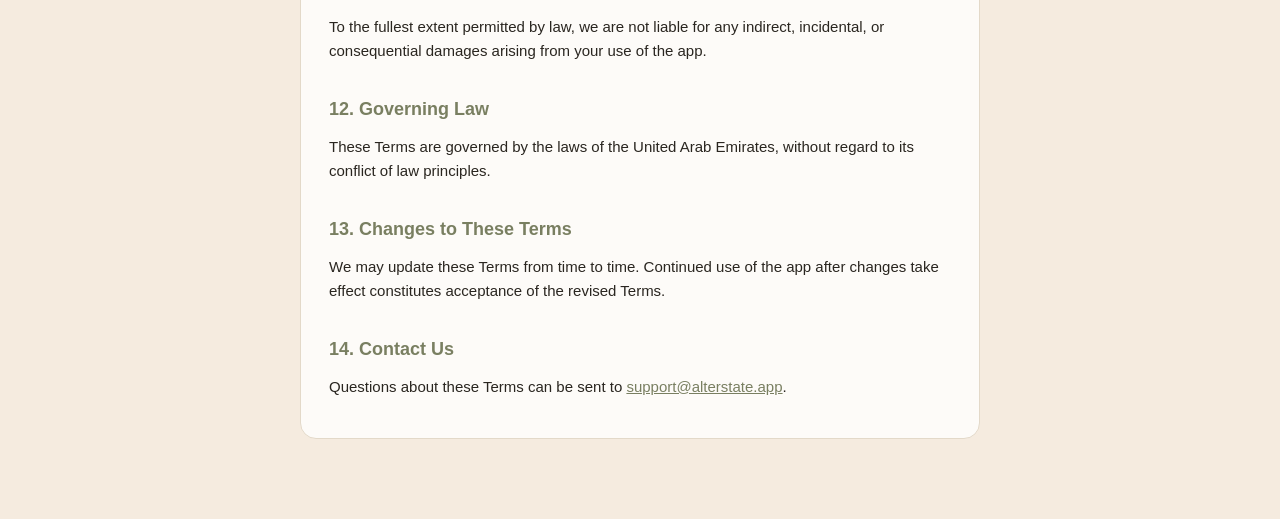
<file: terms.html>
<!DOCTYPE html>
<html lang="en">
<head>
<meta charset="UTF-8">
<meta name="viewport" content="width=device-width, initial-scale=1.0">
<title>Alterstate Terms of Service</title>
<style>
  :root {
    --bg: #F5EBDF;
    --card: #FDFBF8;
    --text: #2A2620;
    --text-secondary: #6B6355;
    --accent: #797F61;
    --border: #E3D9C9;
    font-family: -apple-system, BlinkMacSystemFont, "Segoe UI", Roboto, sans-serif;
  }
  @media (prefers-color-scheme: dark) {
    :root:not([data-theme="light"]) {
      --bg: #1C1A16;
      --card: #262320;
      --text: #EDE7DC;
      --text-secondary: #ABA294;
      --accent: #A8AF8A;
      --border: #3A352C;
    }
  }
  :root[data-theme="dark"] {
    --bg: #1C1A16;
    --card: #262320;
    --text: #EDE7DC;
    --text-secondary: #ABA294;
    --accent: #A8AF8A;
    --border: #3A352C;
  }
  body {
    background: var(--bg);
    color: var(--text);
    margin: 0;
    padding: 0;
  }
  .wrap {
    max-width: 680px;
    margin: 0 auto;
    padding: 48px 24px 80px;
  }
  h1 {
    font-size: 28px;
    letter-spacing: 2px;
    margin-bottom: 4px;
  }
  .updated {
    color: var(--text-secondary);
    font-size: 14px;
    margin-bottom: 40px;
  }
  h2 {
    font-size: 18px;
    margin-top: 36px;
    color: var(--accent);
  }
  p, li {
    line-height: 1.6;
    font-size: 15px;
    color: var(--text);
  }
  .card {
    background: var(--card);
    border: 1px solid var(--border);
    border-radius: 16px;
    padding: 24px 28px;
  }
  a { color: var(--accent); }
</style>
</head>
<body>
<div class="wrap">
  <h1>ALTERSTATE — Terms of Service</h1>
  <div class="updated">Last updated: September 20, 2026</div>
  <div class="card">

    <p>Please read these Terms of Service ("Terms") carefully before using Alterstate.</p>

    <h2>1. Acceptance of Terms</h2>
    <p>By creating an account or using Alterstate, you agree to these Terms. If you do not agree, please do not use the app.</p>

    <h2>2. Description of Service</h2>
    <p>Alterstate provides audio content — including binaural tones, isochronic pulses, ambient soundscapes, and hypnotic inductions — intended to support relaxation, focus, and general wellbeing.</p>

    <h2>3. Not Medical Advice</h2>
    <p>Alterstate is not a medical device and does not provide medical or mental health treatment, diagnosis, or advice. The content in this app is for general wellness purposes only and is not a substitute for professional medical or mental health care. If you are experiencing a medical or mental health emergency, contact emergency services or a licensed professional immediately. If you feel any discomfort while using a session, stop immediately.</p>

    <h2>4. Age Requirement</h2>
    <p>You must be at least 13 years old (or the minimum age of digital consent in your country) to use Alterstate.</p>

    <h2>5. Your Account</h2>
    <p>You are responsible for maintaining the confidentiality of your account credentials and for all activity under your account. Please provide accurate information when creating your account.</p>

    <h2>6. Acceptable Use</h2>
    <p>You agree not to misuse the app, attempt to disrupt its operation, or use it for any unlawful purpose.</p>

    <h2>7. Content and Intellectual Property</h2>
    <p>All audio content, designs, and materials within Alterstate are owned by us or our licensors. We grant you a limited, non-exclusive, non-transferable license to use the app for personal, non-commercial purposes. You may not copy, redistribute, or resell any content from the app.</p>

    <h2>8. Subscriptions and Payments</h2>
    <p>Alterstate is currently free to use. If we introduce paid subscriptions or premium features in the future, additional terms specific to those features will be presented to you at that time.</p>

    <h2>9. Termination</h2>
    <p>We may suspend or terminate your account if you violate these Terms. You may delete your own account at any time from within the app.</p>

    <h2>10. Disclaimer of Warranties</h2>
    <p>Alterstate is provided "as is" without warranties of any kind. We do not guarantee that the app will achieve any specific outcome or result.</p>

    <h2>11. Limitation of Liability</h2>
    <p>To the fullest extent permitted by law, we are not liable for any indirect, incidental, or consequential damages arising from your use of the app.</p>

    <h2>12. Governing Law</h2>
    <p>These Terms are governed by the laws of the United Arab Emirates, without regard to its conflict of law principles.</p>

    <h2>13. Changes to These Terms</h2>
    <p>We may update these Terms from time to time. Continued use of the app after changes take effect constitutes acceptance of the revised Terms.</p>

    <h2>14. Contact Us</h2>
    <p>Questions about these Terms can be sent to <a href="mailto:support@alterstate.app">support@alterstate.app</a>.</p>

  </div>
</div>
</body>
</html>
</file>
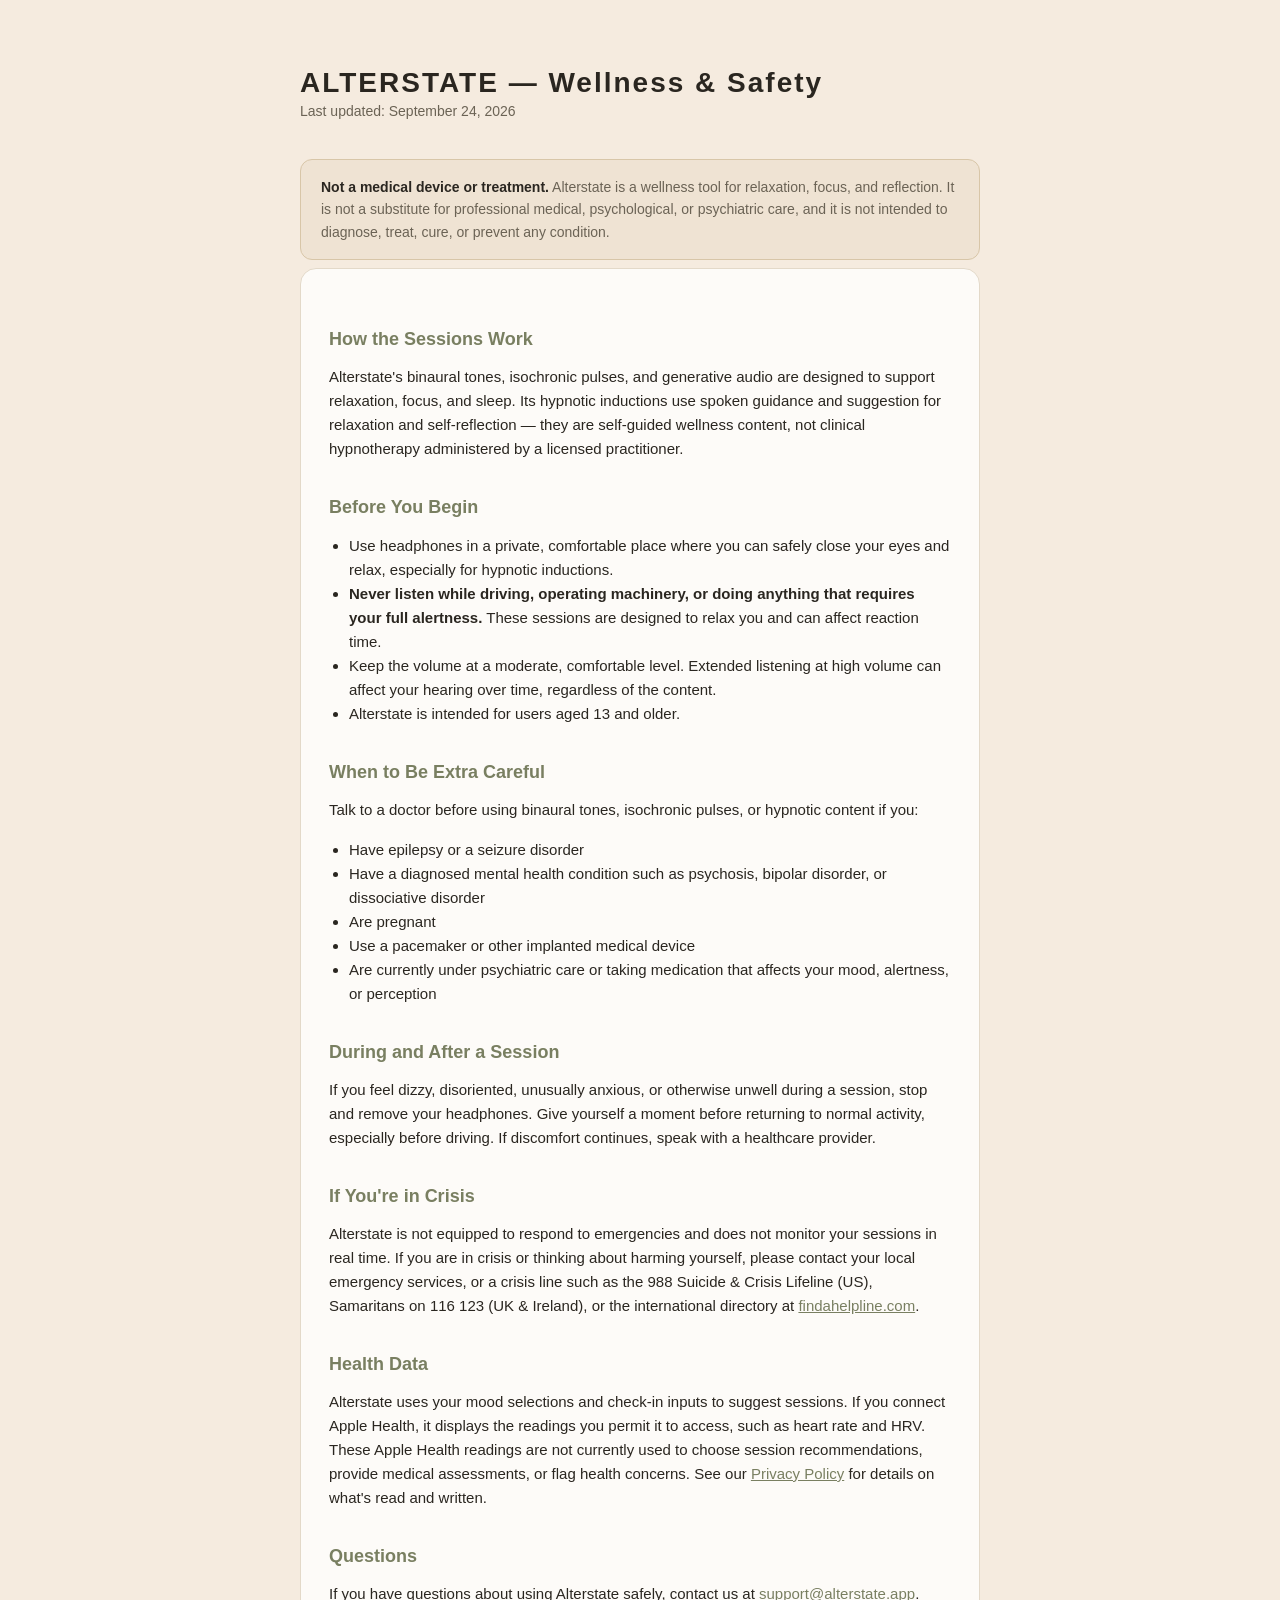
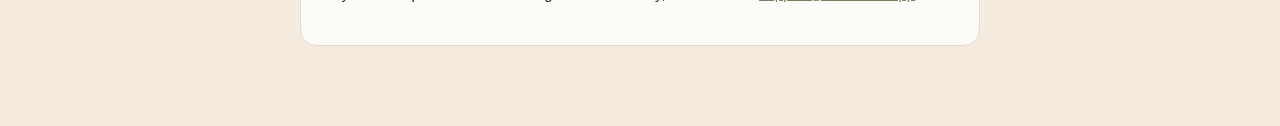
<file: wellness.html>
<!DOCTYPE html>
<html lang="en">
<head>
<meta charset="UTF-8">
<meta name="viewport" content="width=device-width, initial-scale=1.0">
<title>Alterstate Wellness &amp; Safety</title>
<style>
  :root {
    --bg: #F5EBDF;
    --card: #FDFBF8;
    --text: #2A2620;
    --text-secondary: #6B6355;
    --accent: #797F61;
    --border: #E3D9C9;
    --notice-bg: #EFE3D3;
    --notice-border: #D8C6A8;
    font-family: -apple-system, BlinkMacSystemFont, "Segoe UI", Roboto, sans-serif;
  }
  @media (prefers-color-scheme: dark) {
    :root:not([data-theme="light"]) {
      --bg: #1C1A16;
      --card: #262320;
      --text: #EDE7DC;
      --text-secondary: #ABA294;
      --accent: #A8AF8A;
      --border: #3A352C;
      --notice-bg: #2E2A22;
      --notice-border: #47402F;
    }
  }
  :root[data-theme="dark"] {
    --bg: #1C1A16;
    --card: #262320;
    --text: #EDE7DC;
    --text-secondary: #ABA294;
    --accent: #A8AF8A;
    --border: #3A352C;
    --notice-bg: #2E2A22;
    --notice-border: #47402F;
  }
  body {
    background: var(--bg);
    color: var(--text);
    margin: 0;
    padding: 0;
  }
  .wrap {
    max-width: 680px;
    margin: 0 auto;
    padding: 48px 24px 80px;
  }
  h1 {
    font-size: 28px;
    letter-spacing: 2px;
    margin-bottom: 4px;
  }
  .updated {
    color: var(--text-secondary);
    font-size: 14px;
    margin-bottom: 40px;
  }
  h2 {
    font-size: 18px;
    margin-top: 36px;
    color: var(--accent);
  }
  p, li {
    line-height: 1.6;
    font-size: 15px;
    color: var(--text);
  }
  .card {
    background: var(--card);
    border: 1px solid var(--border);
    border-radius: 16px;
    padding: 24px 28px;
  }
  .notice {
    background: var(--notice-bg);
    border: 1px solid var(--notice-border);
    border-radius: 12px;
    padding: 16px 20px;
    margin-bottom: 8px;
  }
  .notice p {
    margin: 0;
    font-size: 14px;
    color: var(--text-secondary);
  }
  .notice strong { color: var(--text); }
  a { color: var(--accent); }
  ul { padding-left: 20px; }
</style>
</head>
<body>
<div class="wrap">
  <h1>ALTERSTATE — Wellness &amp; Safety</h1>
  <div class="updated">Last updated: September 24, 2026</div>

  <div class="notice">
    <p><strong>Not a medical device or treatment.</strong> Alterstate is a wellness tool for relaxation, focus, and reflection. It is not a substitute for professional medical, psychological, or psychiatric care, and it is not intended to diagnose, treat, cure, or prevent any condition.</p>
  </div>

  <div class="card">

    <h2>How the Sessions Work</h2>
    <p>Alterstate's binaural tones, isochronic pulses, and generative audio are designed to support relaxation, focus, and sleep. Its hypnotic inductions use spoken guidance and suggestion for relaxation and self-reflection — they are self-guided wellness content, not clinical hypnotherapy administered by a licensed practitioner.</p>

    <h2>Before You Begin</h2>
    <ul>
      <li>Use headphones in a private, comfortable place where you can safely close your eyes and relax, especially for hypnotic inductions.</li>
      <li><strong>Never listen while driving, operating machinery, or doing anything that requires your full alertness.</strong> These sessions are designed to relax you and can affect reaction time.</li>
      <li>Keep the volume at a moderate, comfortable level. Extended listening at high volume can affect your hearing over time, regardless of the content.</li>
      <li>Alterstate is intended for users aged 13 and older.</li>
    </ul>

    <h2>When to Be Extra Careful</h2>
    <p>Talk to a doctor before using binaural tones, isochronic pulses, or hypnotic content if you:</p>
    <ul>
      <li>Have epilepsy or a seizure disorder</li>
      <li>Have a diagnosed mental health condition such as psychosis, bipolar disorder, or dissociative disorder</li>
      <li>Are pregnant</li>
      <li>Use a pacemaker or other implanted medical device</li>
      <li>Are currently under psychiatric care or taking medication that affects your mood, alertness, or perception</li>
    </ul>

    <h2>During and After a Session</h2>
    <p>If you feel dizzy, disoriented, unusually anxious, or otherwise unwell during a session, stop and remove your headphones. Give yourself a moment before returning to normal activity, especially before driving. If discomfort continues, speak with a healthcare provider.</p>

    <h2>If You're in Crisis</h2>
    <p>Alterstate is not equipped to respond to emergencies and does not monitor your sessions in real time. If you are in crisis or thinking about harming yourself, please contact your local emergency services, or a crisis line such as the 988 Suicide &amp; Crisis Lifeline (US), Samaritans on 116 123 (UK &amp; Ireland), or the international directory at <a href="https://findahelpline.com" target="_blank" rel="noopener">findahelpline.com</a>.</p>

    <h2>Health Data</h2>
    <p>Alterstate uses your mood selections and check-in inputs to suggest sessions. If you connect Apple Health, it displays the readings you permit it to access, such as heart rate and HRV. These Apple Health readings are not currently used to choose session recommendations, provide medical assessments, or flag health concerns. See our <a href="privacy.html">Privacy Policy</a> for details on what's read and written.</p>

    <h2>Questions</h2>
    <p>If you have questions about using Alterstate safely, contact us at <a href="mailto:support@alterstate.app">support@alterstate.app</a>.</p>

  </div>
</div>
</body>
</html>
</file>
<file: style.css>
:root{--paper:#f7f3ea;--ink:#30392d;--muted:#62675c;--sage:#586149;--line:#d9dccf;--serif:Georgia,'Times New Roman',serif}*{box-sizing:border-box}html{scroll-behavior:smooth;scroll-padding-top:28px}body{margin:0;background:var(--paper);color:var(--ink);font-family:-apple-system,BlinkMacSystemFont,'Segoe UI',sans-serif;font-size:17px;line-height:1.7}a{color:inherit;text-underline-offset:5px}a:focus-visible{outline:3px solid #9a6841;outline-offset:7px}img{display:block;max-width:100%;height:auto}.wrap{width:min(1180px,calc(100% - 96px));margin:auto}.header{width:min(1320px,calc(100% - 96px));margin:auto;display:flex;align-items:center;justify-content:space-between;padding:36px 0;gap:30px}.brand img{filter:brightness(.35) sepia(.3)}nav{display:flex;gap:32px;font-size:14px}nav a{text-decoration:none}nav a:hover{text-decoration:underline}.hero{display:grid;grid-template-columns:1.2fr 1fr;align-items:center;min-height:750px;padding-top:30px;padding-bottom:70px;gap:25px}.eyebrow{font-size:12px;letter-spacing:2.5px;font-weight:600;margin:0 0 26px}h1,h2{font-family:var(--serif);font-weight:400;letter-spacing:-2.7px;line-height:1.09;margin:0 0 28px}h1{font-size:clamp(48px,5.1vw,72px)}h2{font-size:clamp(40px,4.4vw,62px)}em{font-weight:400;color:#778365}.lead{font-size:18px;line-height:1.8;color:var(--muted);margin:30px 0}.launch{display:flex;flex-direction:column;align-items:flex-start;gap:10px;margin:36px 0}.coming{background:var(--sage);color:#fff;padding:15px 23px;border-radius:40px;font-size:15px;font-weight:500}.launch-note{font-size:13px;color:var(--muted);padding-left:8px}.text-link{font-size:14px;text-decoration:none;border-bottom:1px solid #949d83;padding-bottom:8px}.text-link span{margin-left:22px}.hero-art{position:relative;display:flex;align-items:center;justify-content:center;padding:32px 0}.hero-art:before{content:'';position:absolute;inset:5% -12%;background:radial-gradient(ellipse,#e5d4b8 0%,#eae3d2 36%,transparent 70%);z-index:-1}.orbit{position:absolute;width:450px;height:450px;border:1px solid #c6cbb5;border-radius:50%;transform:rotate(-25deg);z-index:-1}.orbit:after{content:'';position:absolute;inset:27px;border:1px solid #dbddce;border-radius:50%}.phone{width:260px;padding:8px;border-radius:42px;background:#eee9dc;border:1px solid #c6c7b9;box-shadow:0 24px 60px #39412b22;overflow:hidden}.phone img{border-radius:34px;width:100%;height:auto}.hero-art .phone{width:272px;transform:rotate(5deg)}.art-note{position:absolute;bottom:10px;left:10px;background:#fffdf7ef;border:1px solid #fff;padding:16px 23px;border-radius:15px;font:italic 18px var(--serif);box-shadow:0 10px 30px #585b3612}.small-star{margin-right:10px;color:#8b7956}.paths{display:flex;justify-content:space-between;gap:20px;border-top:1px solid var(--line);border-bottom:1px solid var(--line);padding:23px 0;color:var(--muted);font-size:14px;letter-spacing:1px}.section{padding-top:110px;padding-bottom:110px}.split{display:grid;grid-template-columns:1fr 1fr;gap:100px;align-items:center}.hypnosis{padding-top:125px}.hypnosis .split{align-items:start}.editorial p{margin-top:0;color:var(--muted)}.large-copy{font-family:var(--serif);font-size:28px;line-height:1.45;letter-spacing:-.5px}.signature{border-top:1px solid var(--line);padding-top:24px;margin-top:32px;font-size:14px;color:var(--sage)}.section-intro{text-align:center;max-width:700px;margin:0 auto 65px}.section-intro p:last-child{color:var(--muted)}.feature-grid{display:grid;grid-template-columns:repeat(3,1fr);gap:42px}.feature-grid article{border-top:1px solid #a9b198;padding-top:25px}.feature-number{font-size:12px;letter-spacing:1.5px;color:var(--sage)}h3{font:400 27px/1.3 var(--serif);margin:25px 0 16px}.feature-grid p{color:var(--muted);font-size:16px}.studio-section{background:#e9ebdf;margin-top:25px}.studio-visual{display:flex;justify-content:center;background:radial-gradient(ellipse,#d3d8bd,transparent 68%)}.studio-visual .phone{transform:rotate(-4deg);width:245px}.studio-copy>p{color:var(--muted)}.detail-row{display:flex;flex-wrap:wrap;gap:10px;margin-top:30px}.detail-row span{border:1px solid #c4cbb8;border-radius:30px;padding:6px 12px;font-size:13px}.listen{background:#343d30;color:#f8f4e9;overflow:hidden}.listen .eyebrow{color:#d5d9c3}.listen em{color:#d5c69e}.listen-copy>p:not(.eyebrow){max-width:450px;color:#e1e2d8}.listen-note{font-size:13px;margin-top:32px}.player-visual{display:flex;justify-content:center}.player-visual .phone{width:250px;background:#737765;border-color:#7a806b;transform:rotate(4deg)}.contact{text-align:center}.contact>p{color:var(--muted)}.contact-links{display:flex;justify-content:center;gap:65px;margin-top:45px}.contact-links a{text-decoration:none;font-size:16px}.contact-links a:hover{text-decoration:underline}.contact-links span{display:block;font-size:12px;letter-spacing:1px;text-transform:uppercase;color:var(--muted);margin-bottom:7px}.footer{padding-top:35px;padding-bottom:32px;border-top:1px solid var(--line)}.footer-top{display:flex;justify-content:space-between;gap:25px;align-items:center}.footer-top>div{display:flex;gap:25px;font-size:14px}.disclaimer{font-size:13px;color:var(--muted);max-width:860px;margin-top:32px}.copyright{font-size:12px;color:var(--muted);margin-top:25px}.skip{position:absolute;top:-100px;left:15px;background:white;padding:12px;z-index:5}.skip:focus{top:10px}.legal{max-width:780px;padding-top:65px;padding-bottom:90px}.legal h1{font-size:54px}.legal h2{font-family:inherit;font-size:24px;letter-spacing:0;line-height:1.3;margin-top:40px}.legal p{color:var(--muted)}.legal .eyebrow{color:var(--sage)}
@media(min-width:1500px){.hero{min-height:780px}}@media(max-width:1000px){.wrap,.header{width:calc(100% - 56px)}.split{gap:50px}.hero{min-height:680px}.hero-art .phone{width:235px}.orbit{width:330px;height:330px}.art-note{left:-15px;font-size:16px}.header .brand img{width:200px}nav{gap:20px}.feature-grid{gap:25px}}
@media(max-width:700px){.wrap,.header{width:calc(100% - 40px)}.header{padding:25px 0}.header .brand img{width:180px}nav a{display:none}nav a:last-child{display:block;font-size:12px}nav{gap:0}.hero{grid-template-columns:1fr;padding-top:38px;padding-bottom:45px;gap:30px;min-height:0}.hero-copy{text-align:center}.eyebrow{font-size:11px;letter-spacing:1.7px}h1{font-size:49px;letter-spacing:-2px}.lead{font-size:16px}.launch{align-items:center;margin:27px 0}.hero-art{padding:15px 0 35px}.hero-art .phone{width:235px;transform:rotate(3deg)}.orbit{width:310px;height:310px}.art-note{left:50%;transform:translateX(-50%);white-space:nowrap;bottom:8px}.paths{justify-content:center;flex-wrap:wrap;gap:8px 22px;font-size:12px;padding:20px 0}.section{padding-top:70px;padding-bottom:70px}.split{grid-template-columns:1fr;gap:35px}.large-copy{font-size:25px}h2{font-size:45px;letter-spacing:-1.8px}.section-intro{text-align:left;margin-bottom:35px}.feature-grid{grid-template-columns:1fr;gap:25px}.feature-grid article{padding-top:18px}.feature-grid h3{margin-top:14px}.studio-copy{grid-row:1}.studio-visual{margin-top:15px}.studio-visual .phone{width:230px}.player-visual{margin-top:20px}.player-visual .phone{width:230px}.contact-links{flex-direction:column;gap:25px}.footer-top{align-items:flex-start;flex-direction:column;gap:25px}.legal{padding-top:40px}.legal h1{font-size:43px}.listen-copy>p:not(.eyebrow){max-width:none}}
@media(prefers-reduced-motion:reduce){html{scroll-behavior:auto}}
@media(max-width:700px){.hero-art:before{inset:5% 0}.orbit{width:min(310px,90%);height:auto;aspect-ratio:1}}
</file>
<file: how-it-works.css>
/* Educational guide; scoped to preserve the existing website. */
.guide-page .header nav a[aria-current]{text-decoration:underline;text-underline-offset:7px}
.guide-hero{padding-top:65px;padding-bottom:65px;border-bottom:1px solid var(--line)}
.guide-hero h1{font-size:clamp(3rem,5.5vw,5rem);max-width:1000px;letter-spacing:-.045em;line-height:1.08}
.guide-deck{font-size:1.2rem;color:var(--muted);max-width:700px;margin-top:28px}
.guide-byline{font-size:.875rem;color:var(--muted);margin:30px 0 0}.guide-byline span{margin:0 10px}
.guide-layout{display:grid;grid-template-columns:235px minmax(0,1fr);gap:80px;align-items:start;padding-top:65px}
.guide-toc{position:sticky;top:35px}.guide-toc nav{display:flex;flex-direction:column;gap:0;font-size:.875rem}.guide-toc .eyebrow{margin-bottom:16px;font-size:.75rem}.guide-toc a{display:block!important;padding:10px 0;border-bottom:1px solid var(--line);line-height:1.5;color:var(--muted)}
.guide-content{max-width:780px;min-width:0}.guide-content section{padding-bottom:55px;margin-bottom:55px;border-bottom:1px solid var(--line);scroll-margin-top:35px}.guide-content section:last-child{border:0;margin-bottom:0}
.section-kicker{font-size:.75rem;letter-spacing:1.8px;color:var(--sage);font-weight:600;margin:0 0 18px}.guide-content h2{font-size:clamp(2rem,3.3vw,2.75rem);letter-spacing:-.035em;line-height:1.16;margin-bottom:25px}.guide-content p{color:var(--muted);margin-top:0;line-height:1.85}.guide-content p strong{color:var(--ink);font-weight:600}.guide-content a{overflow-wrap:anywhere}.source-ref{font-size:.8em;white-space:nowrap}
.beat-explainer{margin:35px 0;padding:32px;background:#e9ebdf;border:1px solid #d2d8c5;border-radius:22px}.tone-pair{display:flex;align-items:center;justify-content:space-around;gap:15px}.tone-pair>div{text-align:center;flex:1}.tone-pair span:not(.tone-divider),.beat-result>span{display:block;font-size:.75rem;letter-spacing:1.8px;color:#566148}.tone-pair strong{font-family:var(--serif);font-size:2.8rem;font-weight:400;line-height:1.5}.tone-pair small{font:400 1rem -apple-system,BlinkMacSystemFont,'Segoe UI',sans-serif}.tone-divider{font-size:1.8rem;color:#738064}.beat-result{text-align:center;border-top:1px solid #c8cfba;margin-top:22px;padding-top:23px}.beat-result strong{font:400 3.5rem/1.4 var(--serif);color:#48573e}.beat-result p{font-size:.875rem;margin:0}.beat-explainer figcaption{font-size:.8rem;line-height:1.6;text-align:center;color:#62675c;margin-top:22px}
.band-list{margin:30px 0}.band-list>div{display:flex;align-items:center;gap:25px;padding:16px 0;border-bottom:1px solid var(--line);font-size:1rem}.band-name{font-family:var(--serif);font-size:1.6rem;min-width:92px}.band-line{height:1px;flex:1;background:#b7c0a8}.band-list>div>span:last-child{min-width:165px;color:var(--muted)}
.guide-note{border-left:3px solid #919f7e;background:#eeeee3;padding:26px 30px;margin:30px 0 0}.guide-note h3{margin:0 0 10px;font-size:1.6rem}.guide-note p{margin:0;font-size:1rem}
.sound-types{margin:30px 0}.sound-types>div{padding:23px 0;border-top:1px solid var(--line)}.sound-types dt{font:400 1.5rem/1.4 var(--serif);margin-bottom:8px}.sound-types dd{margin:0;color:var(--muted);font-size:1rem;line-height:1.8}
.guide-content details{border-top:1px solid var(--line);padding:18px 0}.guide-content summary{cursor:pointer;font-size:1rem;font-weight:500;padding:5px 0;line-height:1.6}.guide-content summary:focus-visible{outline:2px solid var(--sage);outline-offset:4px}.guide-content details p{font-size:1rem;margin:12px 0 0}.guide-sources ol{padding-left:23px}.guide-sources li{padding:0 0 22px 7px;font-size:.875rem;line-height:1.7;scroll-margin-top:30px}.guide-sources li span{display:block;color:var(--muted);font-size:.8125rem;margin-top:5px}.guide-closing{padding:75px 0 90px;border-top:1px solid var(--line);text-align:center}.guide-page .footer-top>div{flex-wrap:wrap}.guide-page .footer{margin-top:0}
@media(max-width:1000px){.guide-layout{grid-template-columns:190px minmax(0,1fr);gap:35px}.guide-page .header{gap:15px}.guide-page .header nav{gap:16px}}
@media(max-width:700px){.guide-hero{padding-top:40px;padding-bottom:40px}.guide-hero h1{font-size:2.9rem}.guide-deck{font-size:1.0625rem}.guide-layout{display:block;padding-top:35px}.guide-toc{position:static;margin-bottom:50px}.guide-toc nav{display:grid;grid-template-columns:1fr 1fr;gap:0 20px}.guide-toc nav>p{grid-column:1/-1}.guide-toc nav>a{font-size:.875rem!important}.guide-content section{padding-bottom:35px;margin-bottom:40px}.guide-content h2{font-size:2.15rem}.guide-content p{font-size:1rem}.beat-explainer{padding:24px 16px}.tone-pair strong{font-size:2.3rem}.tone-pair span:not(.tone-divider){font-size:.7rem}.band-list>div{gap:12px}.band-name{min-width:80px;font-size:1.4rem}.band-list>div>span:last-child{min-width:140px;font-size:.875rem}.guide-note{padding:22px}.guide-closing{padding:50px 0 70px}.guide-page .header nav a{display:none}.guide-page .header nav a[aria-current]{display:block;font-size:.875rem}.guide-page .header .brand img{width:155px}.guide-byline{font-size:.8125rem}}
@media(max-width:360px){.guide-hero h1{font-size:2.55rem}.band-line{display:none}.band-list>div{justify-content:space-between}.tone-pair strong{font-size:2rem}}

/* Accommodate the added navigation link on the home page. */
.footer-top>div{flex-wrap:wrap}
@media(min-width:701px) and (max-width:900px){.header nav{gap:14px;font-size:12px}.header .brand img{width:175px}}
</file>
